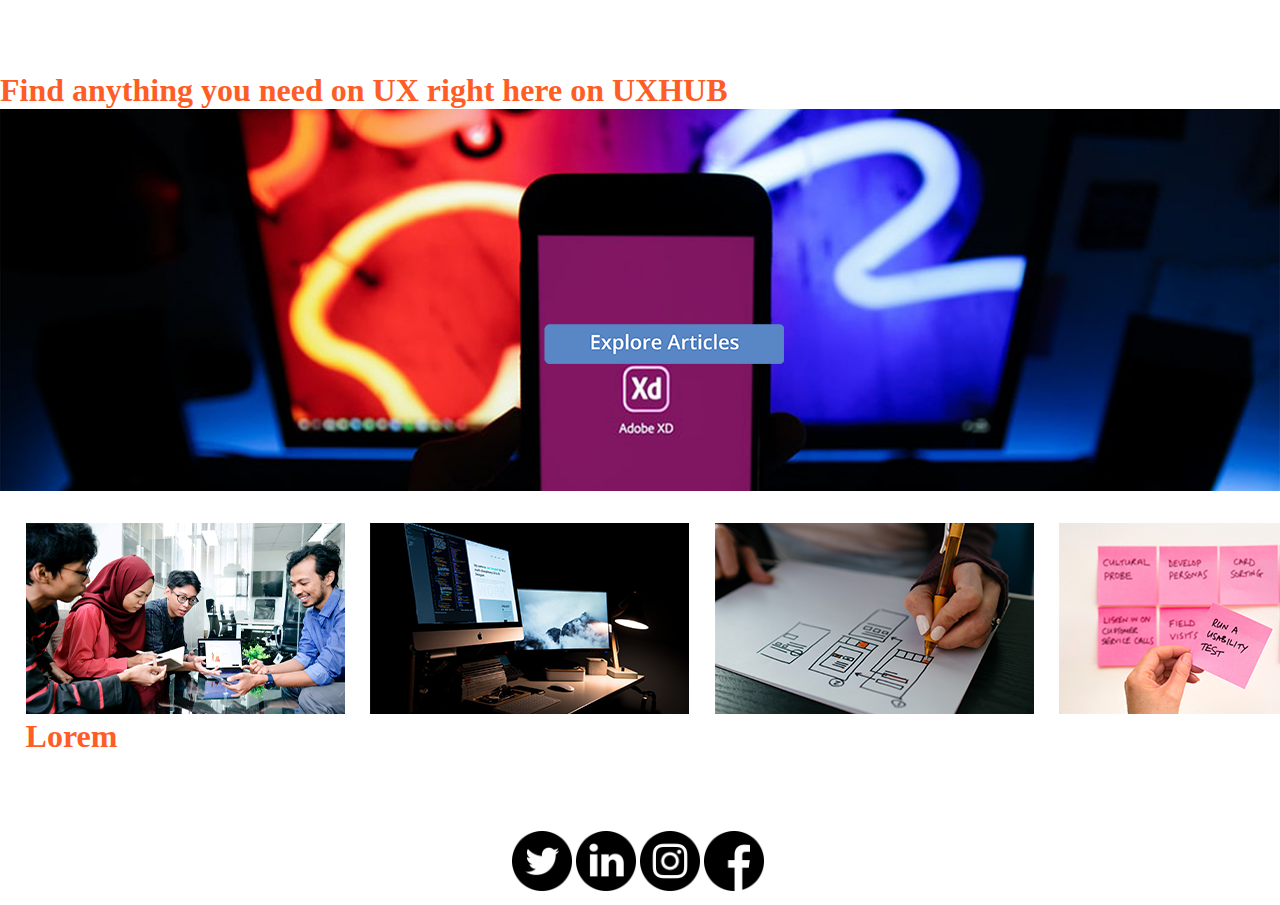
<file: index.html>
<!DOCTYPE html>
<html lang="en">
<head>
	<meta name="viewport" content="width=device-width, initial-scale=1.0">
		<!--Stylesheet-->
	<link rel="stylesheet" href="css/home.css">
	<link rel="stylesheet" href="css/nav.css">
		<!--Stylesheet-->
		
	<meta charset="UTF-8">
	<meta name="viewport" content="width=device-width, initial-scale=1.0">
	<title>Document</title>
</head>
<body>
	<div class="main-wrapper">
		<div class="hero-shot">
			<div id="hero-text">
				<h1>Find anything you need on UX right here on UXHUB</h1>
			</div>
			<div class="block 5">
				<img src="images/hero.jpg" alt="hero-shot">
			</div>
			<div class="CTA">
				<img src="images/button.png" alt="CTA-button">
			</div>
		</div>	
		<div id=article-section>
			<div class="block 1">
				<img src="images/home-img1.jpg" alt="home-image-1">
				<h1>Lorem</h1>
			</div>
			<div class="block 2">
				<img src="images/home-img2.jpg" alt="home-image-2">
			</div>
			<div class="block 3">
				<img src="images/home-img3.jpg" alt="home-image-3">
			</div>
			<div class="block 4">
				<img src="images/home-img4.jpg" alt="home-image-4">
			</div>
		</div>
	<div class="social-media-wrapper">
		<div class="social-media">
			<div class="block 6">
				<img src="images/twitter.png" alt="twitter" width="60px">
			</div>
			<div class="block 7">
				<img src="images/linkedin.png" alt="linkedin" width="60px">
			</div>
			<div class="block 8">
				<img src="images/instagram.png" alt="instagram" width="60px">
			</div>
			<div class="block 9">
				<img src="images/facebook.png" alt="facebook" width="60px">
			</div>
		</div>
	</div>
	</div>
</body>
</html>
</file>
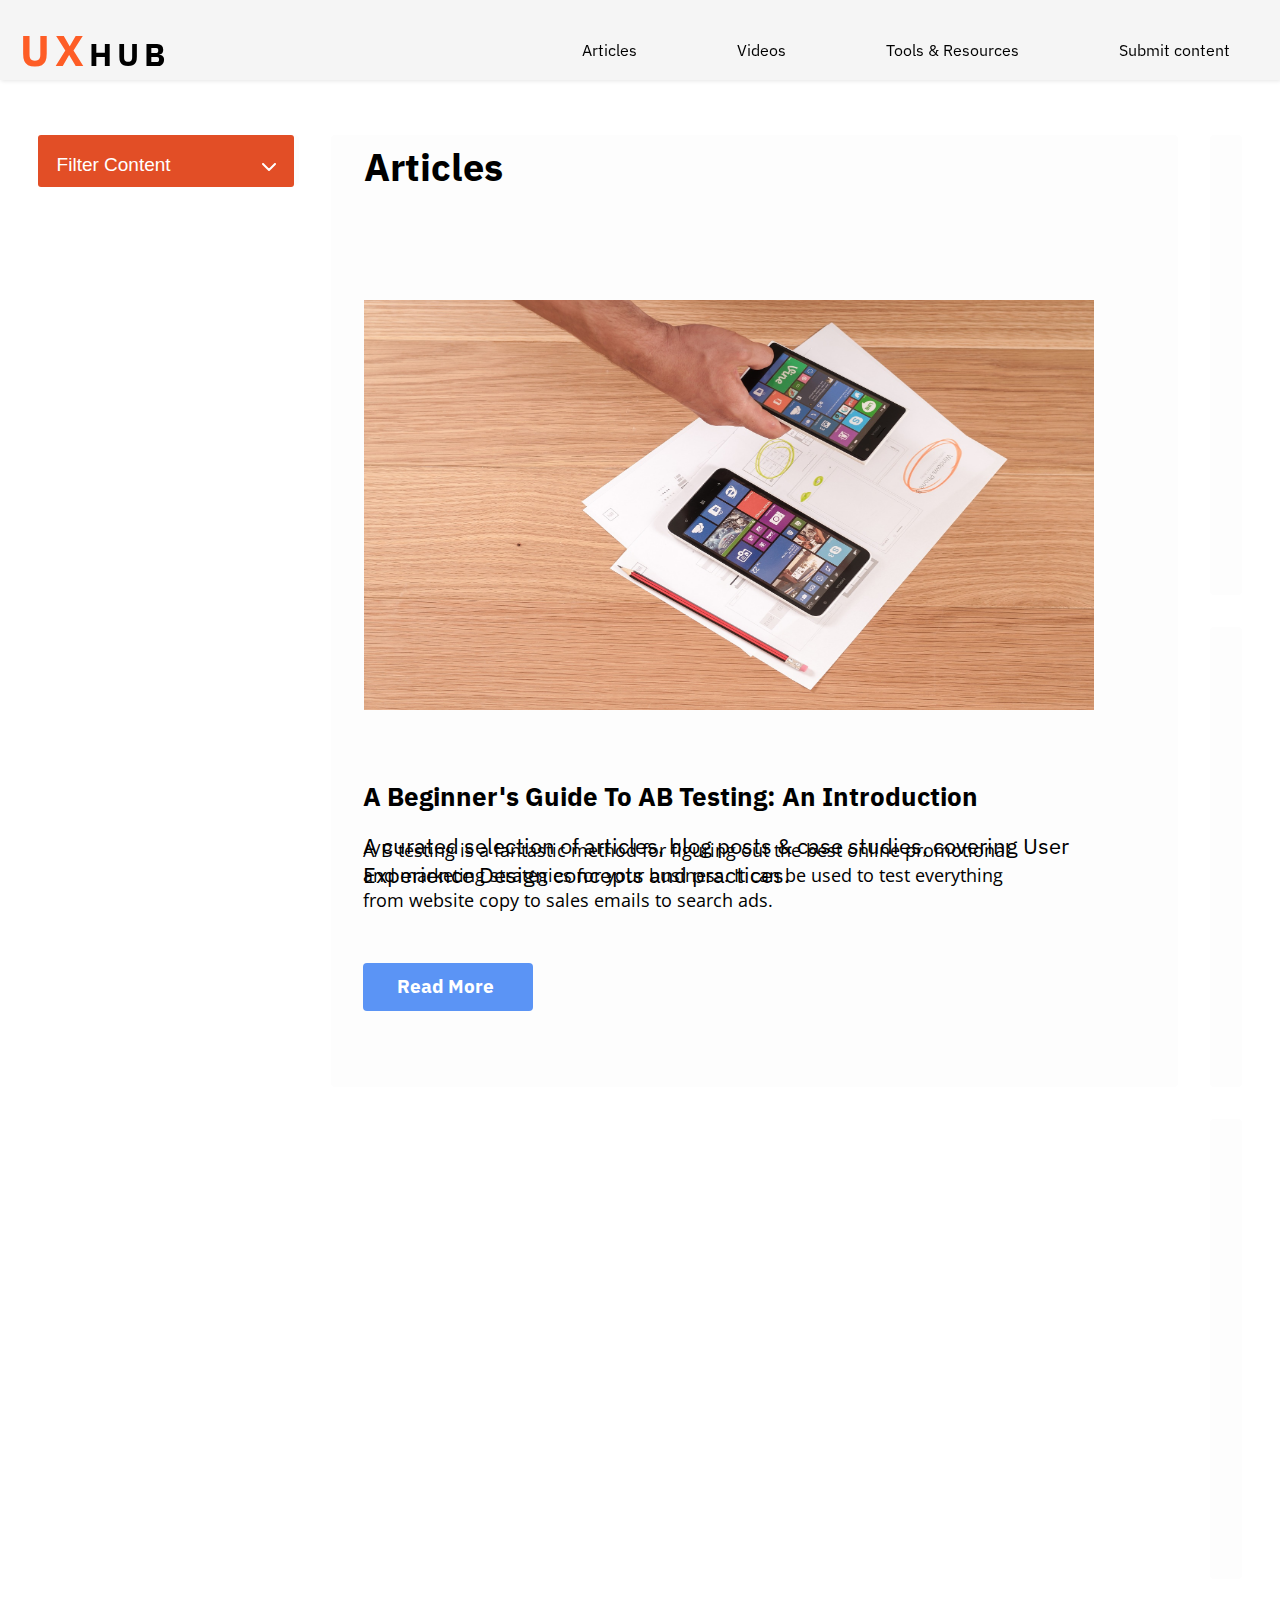
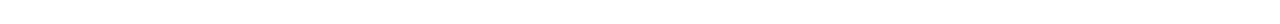
<file: ab-test.html>
<!DOCTYPE html>
<head>
	<meta name="viewport" content="width=device-width, initial-scale=1.0">
		<!--Stylesheet-->
	<link rel="stylesheet" href="css/articles.css">
	<link rel="stylesheet" href="css/nav.css">
	<link rel="stylesheet" href="css/filter.css">
	<!--JS-->
	<script src="js/javascript.js"></script>
		
	<meta charset="UTF-8">
	<meta name="viewport" content="width=device-width, initial-scale=1.0">
	
<!----------Font ------->

<link href="https://fonts.googleapis.com/css2?family=IBM+Plex+Sans&display=swap" rel="stylesheet">
<link href="https://fonts.googleapis.com/css2?family=Open+Sans&display=swap" rel="stylesheet">
		
<!------x----Font ----x--->

	<title>UX hub</title>
</head>
<body>

 <!----------NAV BAR ------->
 <nav>
 <!---------burger ------->
 <div class="burger">
	<div class="line1"></div>
	<div class="line2"></div>
	<div class="line3"></div>
	</div>

<!---------burger ------->

<!--------------NAV------->
		
<header class='header'>
	<div class="logo">
		<li><a href="index.html"><h1>UX</h1><h2>HUB</h2></a></li>
	</div>
	<div class="links">
<input class="menu-btn" type="checkbox" id="menu-btn" />
<label class="menu-icon" for="menu-btn"><span class="navicon"></span></label>
  <ul class="menu">
	<li><a href="articles.html">Articles</a></li>
	<li><a href="videos.html">Videos</a></li>
	<li><a href="tools.html">Tools & Resources</a></li>
	<li><a href="submit.html">Submit content</a></li>
  </ul>
</div>
</header>

</nav>

<!------X-------NAV----X-->

<!--------------------------Main article grid----------------------------------------->

	<section class="article-grid">
		<div class="card"> <h3>Filter Content</h3>
		</div>

		        <!--Start of filter system code-->
				<div class="dropdown">
					<!--Filter Content button-->
				   <button class="filterDropBtn" onclick="filterBtn()"><p>Filter Content</p>
					   <!--Dropdown arrow-->
					  <img class="arrow_img" src="images/drop_down_arrow.svg"  alt="dropdown arrow">
				  </button>
				  
		 <!--Main container holding tags-->
		 <div id="filter">
            <a href="ab-test.html"><button id="abTest" class="button" onclick="filterSelection(this.id)">A/B Testing</button></a>
            <a href="noresult.html"> <button id="wireframing" class="button button2" onclick="filterSelection(this.id)">Wireframe</button></a>
            <a href="noresult.html"><button id="userFlow" class="button button3" onclick="filterSelection(this.id)">User Flow</button></a>
            <a href="noresult.html"><button id="prototyping" class="button button4" onclick="filterSelection(this.id)">Prototyping</button></a>
            <a href="noresult.html"><button id="journeyMap" class="button button5" onclick="filterSelection(this.id)">Journey Map</button></a>
            <a href="noresult.html"><button id="userTesting" class="button button6" onclick="filterSelection(this.id)">User Testing</button></a>
            <a href="noresult.html"><button id="userResearch" class="button button7" onclick="filterSelection(this.id)">User Research</button></a>
            <a href="noresult.html"><button id="pattern" class="button button8" onclick="filterSelection(this.id)">Browsing Pattern</button></a>
            <a href="noresult.html"><button id="usability" class="button button9" onclick="filterSelection(this.id)">Usability Test</button></a>
            <a href="noresult.html"><button id="collab" class="button button10" onclick="filterSelection(this.id)">Collaboration</button></a>
        </div>
    </div>


		<div class="card card-tall card-wide"> <p id="p6"><strong>Articles</strong></p>
			<a href="https://neilpatel.com/blog/ab-testing-introduction/" target="_blank">
				<img src="images/article-main.jpg" width="730px" height="410px"> 
			</a>
			<p id="p1"> A curated selection of articles, blog posts & case studies, covering User Experience Design concepts and practices.</p>
			<a href="https://neilpatel.com/blog/ab-testing-introduction/" target="_blank">
			<p id="p4"> <strong>A Beginner's Guide To AB Testing: An Introduction </strong></a>
			<p id="p5"> A/B testing is a fantastic method for figuring out the best online promotional and marketing strategies for your business. It can be used to test everything from website copy to sales emails to search ads.</p>	
				<div class="button-1">
					<a href="https://neilpatel.com/blog/ab-testing-introduction/" target="_blank"> <h3>Read More</h3> </a>
				</div>	
		</div>


		<div class="card card-wide-2 card-tall-2"></div>
		<div class="card card-wide-2 card-tall-2"></div>		
		<div class="card card-wide-3 card-tall-2"></div>
	</section>

<!----------X---------------Main article grid------------------X---------------------->
</file>
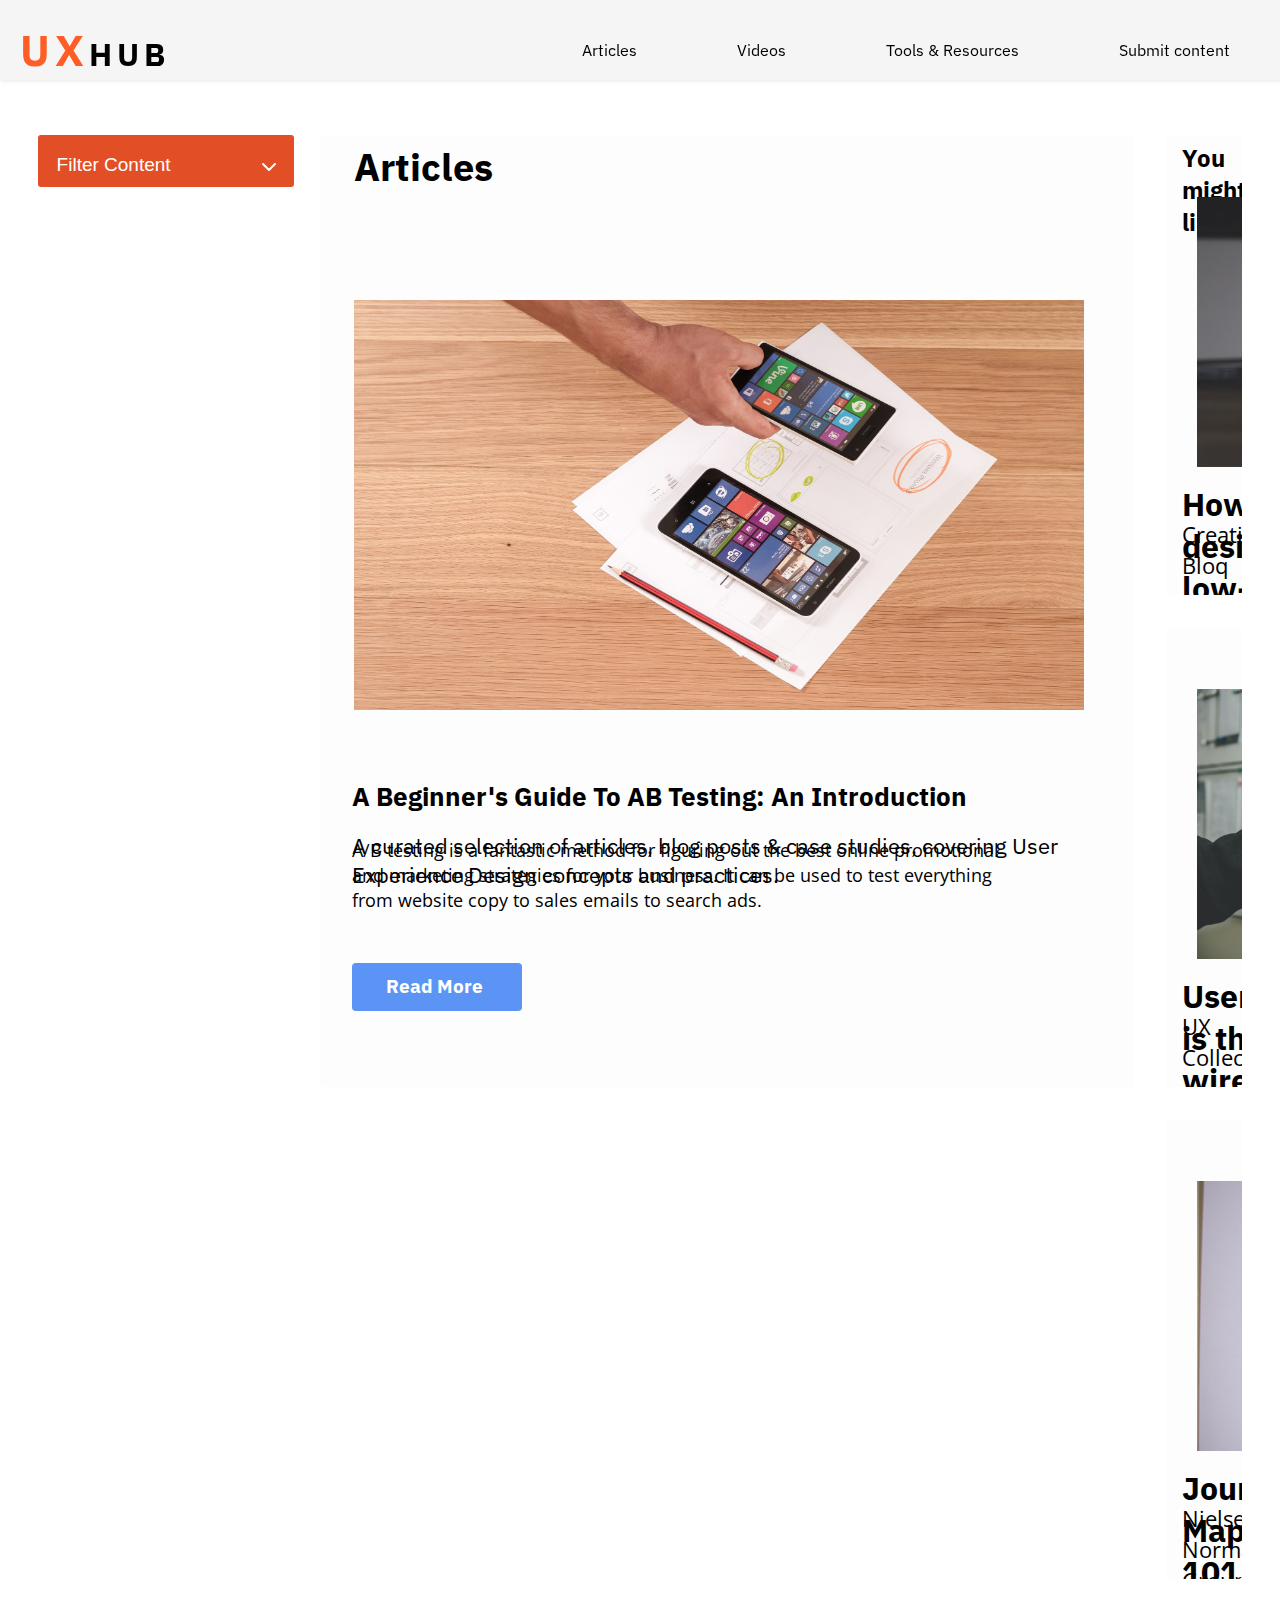
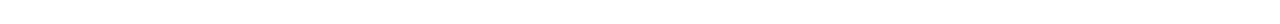
<file: articles.html>
<!DOCTYPE html>
<head>
	<meta name="viewport" content="width=device-width, initial-scale=1.0">
		<!--Stylesheet-->
	<link rel="stylesheet" href="css/articles.css">
	<link rel="stylesheet" href="css/nav.css">
	<link rel="stylesheet" href="css/filter.css">
	<!--JS-->
	<script src="js/javascript.js"></script>
		
	<meta charset="UTF-8">
	<meta name="viewport" content="width=device-width, initial-scale=1.0">
	
<!----------Font ------->

<link href="https://fonts.googleapis.com/css2?family=IBM+Plex+Sans&display=swap" rel="stylesheet">
<link href="https://fonts.googleapis.com/css2?family=Open+Sans&display=swap" rel="stylesheet">
		
<!------x----Font ----x--->

	<title>UX hub</title>
</head>
<body>

 <!----------NAV BAR ------->
 <nav>
 <!---------burger ------->
 <div class="burger">
	<div class="line1"></div>
	<div class="line2"></div>
	<div class="line3"></div>
	</div>

<!---------burger ------->

<!--------------NAV------->
		
<header class='header'>
	<div class="logo">
		<li><a href="index.html"><h1>UX</h1><h2>HUB</h2></a></li>
	</div>
	<div class="links">
<input class="menu-btn" type="checkbox" id="menu-btn" />
<label class="menu-icon" for="menu-btn"><span class="navicon"></span></label>
  <ul class="menu">
	<li><a href="articles.html">Articles</a></li>
	<li><a href="videos.html">Videos</a></li>
	<li><a href="tools.html">Tools & Resources</a></li>
	<li><a href="submit.html">Submit content</a></li>
  </ul>
</div>
</header>

</nav>

<!------X-------NAV----X-->

<!--------------------------Main article grid----------------------------------------->

	<section class="article-grid">
		<div class="card"> <h3>Filter Content</h3>
		</div>

		        <!--Start of filter system code-->
				<div class="dropdown">
					<!--Filter Content button-->
				   <button class="filterDropBtn" onclick="filterBtn()"><p>Filter Content</p>
					   <!--Dropdown arrow-->
					  <img class="arrow_img" src="images/drop_down_arrow.svg"  alt="dropdown arrow">
				  </button>
				  
		  <!--Main container holding tags-->
			  <div id="filter">
				  <button id="abTest" class="button" onclick="filterSelection(this.id)">A/B Testing</button>
				  <button id="wireframing" class="button button2" onclick="filterSelection(this.id)">Wireframing</button>
				  <button id="userFlow" class="button button3" onclick="filterSelection(this.id)">User Flow</button>
				  <button id="prototyping" class="button button4" onclick="filterSelection(this.id)">Prototyping</button>
				  <button id="journeyMap" class="button button5" onclick="filterSelection(this.id)">Journey Map</button>
				  <button id="userTesting" class="button button6" onclick="filterSelection(this.id)">User Testing</button>
				  <button id="interaction" class="button button7" onclick="filterSelection(this.id)">Interaction Design</button>
				  <button id="ux" class="button button8" onclick="filterSelection(this.id)">InteractionD Design</button>
			  </div>
		  </div>


		<div class="card card-tall card-wide abTest abTest2"> <p id="p6"><strong>Articles</strong></p>
			<a href="https://neilpatel.com/blog/ab-testing-introduction/" target="_blank">
				<img src="images/article-main.jpg" width="730px" height="410px"> 
			</a>
			<p id="p1"> A curated selection of articles, blog posts & case studies, covering User Experience Design concepts and practices.</p>
			<a href="https://neilpatel.com/blog/ab-testing-introduction/" target="_blank">
			<p id="p4"> <strong>A Beginner's Guide To AB Testing: An Introduction </strong></a>
			<p id="p5"> A/B testing is a fantastic method for figuring out the best online promotional and marketing strategies for your business. It can be used to test everything from website copy to sales emails to search ads.</p>	
				<div class="button-1">
					<a href="https://neilpatel.com/blog/ab-testing-introduction/" target="_blank"> <h3>Read More</h3> </a>
				</div>	
		</div>


		<div class="card card-wide-2 card-tall-2"> <p id="YML"><strong>You might like:</strong></p>
				<div class="article-images">
					<a href="https://www.creativebloq.com/wireframes/how-design-low-fi-wireframe-91516934" target="_blank">
						<img src="images/article-1.jpg" width="470px" height="270px"> </a>
				</div>
			<a href="https://www.creativebloq.com/wireframes/how-design-low-fi-wireframe-91516934" target="_blank">
			<p class="p2"> <strong> How to design a low-fi wireframe </strong></p> </a>
			<p class="website-name">Creative Bloq</p> 			
		</div>
		<div class="card card-wide-2 card-tall-2"> 
			<a href="https://uxdesign.cc/when-to-use-user-flows-guide-8b26ca9aa36a" target="_blank">
				<div class="article-images">
					<img src="images/article-2.jpg" width="470px" height="270px"> 
				</div>	
			</a>
			<a href="https://uxdesign.cc/when-to-use-user-flows-guide-8b26ca9aa36a" target="_blank">	
			<p class="p2"> <strong> User flow is the new wireframe </strong> </p> </a>
			<p class="website-name"> UX Collective</p> 			
		</div>		
		<div class="card card-wide-3 card-tall-2"> 
			<a href="https://www.nngroup.com/articles/journey-mapping-101/" target="_blank">
				<div class="article-images">
					<img src="images/article-3.jpg" width="470px" height="270px"> 
				</div>	
			</a>
			<a href="https://www.nngroup.com/articles/journey-mapping-101/" target="_blank">	
			<p class="p2"> <strong> Journey Mapping 101 </strong> </p> </a>
			<p class="website-name"> Nielsen Norman Group</p>	
		</div>
	</section>

<!----------X---------------Main article grid------------------X---------------------->
</file>
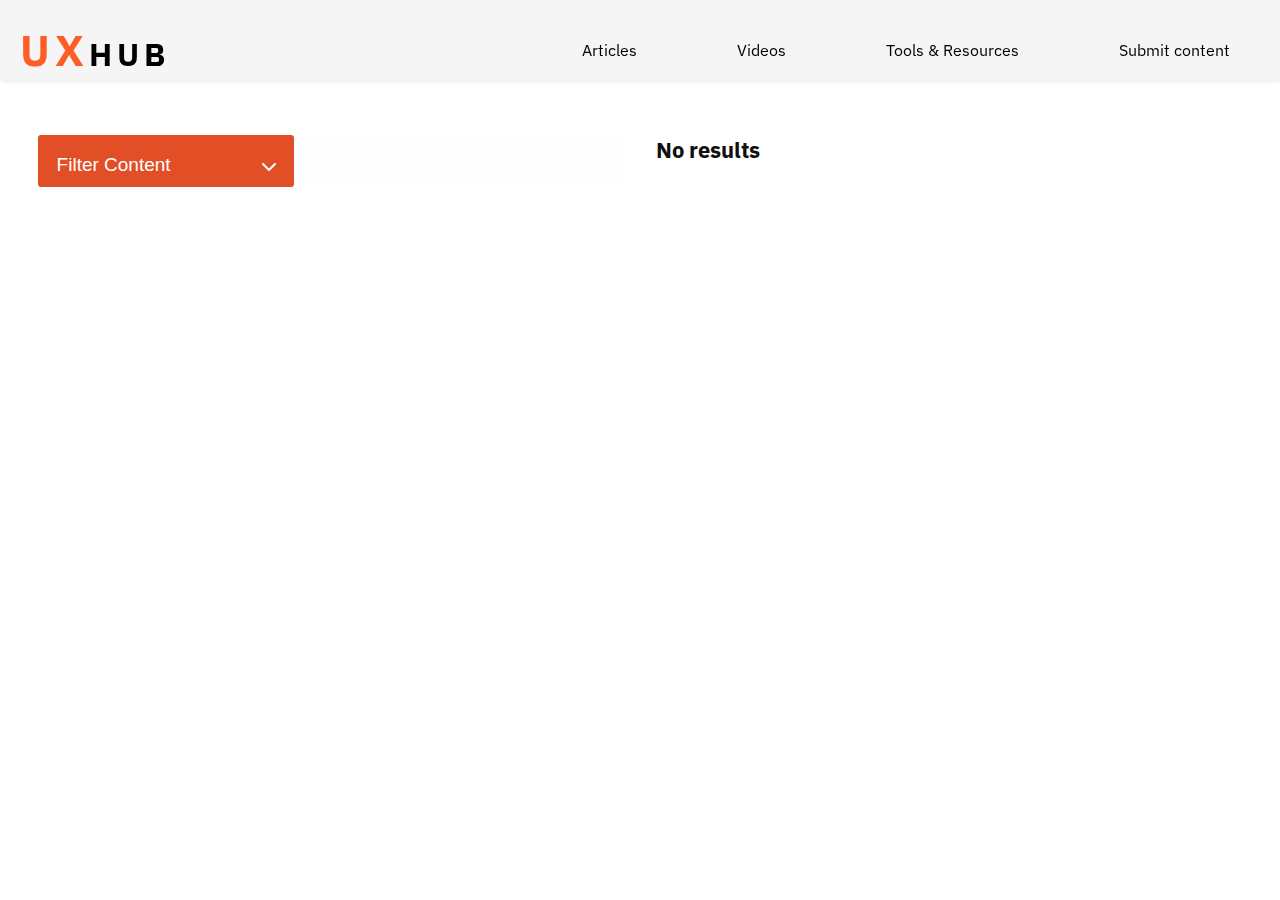
<file: noresult.html>
<!--No result page for when user clicks tags other than ab testing-->
<!DOCTYPE html>
<head>
	<meta name="viewport" content="width=device-width, initial-scale=1.0">
		<!--Stylesheet-->
	<link rel="stylesheet" href="css/articles.css">
	<link rel="stylesheet" href="css/nav.css">
	<link rel="stylesheet" href="css/filter.css">
	<!--JS-->
	<script src="js/javascript.js"></script>
		
	<meta charset="UTF-8">
	<meta name="viewport" content="width=device-width, initial-scale=1.0">
	
<!----------Font ------->

<link href="https://fonts.googleapis.com/css2?family=IBM+Plex+Sans&display=swap" rel="stylesheet">
<link href="https://fonts.googleapis.com/css2?family=Open+Sans&display=swap" rel="stylesheet">
		
<!------x----Font ----x--->

	<title>UX hub</title>
</head>
<body>

 <!----------NAV BAR ------->
 <nav>
 <!---------burger ------->
 <div class="burger">
	<div class="line1"></div>
	<div class="line2"></div>
	<div class="line3"></div>
	</div>

<!---------burger ------->

<!--------------NAV------->
		
<header class='header'>
	<div class="logo">
		<li><a href="index.html"><h1>UX</h1><h2>HUB</h2></a></li>
	</div>
	<div class="links">
<input class="menu-btn" type="checkbox" id="menu-btn" />
<label class="menu-icon" for="menu-btn"><span class="navicon"></span></label>
  <ul class="menu">
	<li><a href="articles.html">Articles</a></li>
	<li><a href="videos.html">Videos</a></li>
	<li><a href="tools.html">Tools & Resources</a></li>
	<li><a href="submit.html">Submit content</a></li>
  </ul>
</div>
</header>

</nav>

<!------X-------NAV----X-->

<!--------------------------Main article grid----------------------------------------->

	<section class="article-grid">
		<div class="card"> <h3>Filter Content</h3>
		</div>

		        <!--Start of filter system code-->
				<div class="dropdown">
					<!--Filter Content button-->
				   <button class="filterDropBtn" onclick="filterBtn()"><p>Filter Content</p>
					   <!--Dropdown arrow-->
					  <img class="arrow_img" src="images/drop_down_arrow.svg"  alt="dropdown arrow">
				  </button>
				  
		 <!--Main container holding tags-->
		 <div id="filter">
            <a href="ab-test.html"><button id="abTest" class="button" onclick="filterSelection(this.id)">A/B Testing</button></a>
            <a href="noresult.html"> <button id="wireframing" class="button button2" onclick="filterSelection(this.id)">Wireframe</button></a>
            <a href="noresult.html"><button id="userFlow" class="button button3" onclick="filterSelection(this.id)">User Flow</button></a>
            <a href="noresult.html"><button id="prototyping" class="button button4" onclick="filterSelection(this.id)">Prototyping</button></a>
            <a href="noresult.html"><button id="journeyMap" class="button button5" onclick="filterSelection(this.id)">Journey Map</button></a>
            <a href="noresult.html"><button id="userTesting" class="button button6" onclick="filterSelection(this.id)">User Testing</button></a>
            <a href="noresult.html"><button id="userResearch" class="button button7" onclick="filterSelection(this.id)">User Research</button></a>
            <a href="noresult.html"><button id="pattern" class="button button8" onclick="filterSelection(this.id)">Browsing Pattern</button></a>
            <a href="noresult.html"><button id="usability" class="button button9" onclick="filterSelection(this.id)">Usability Test</button></a>
            <a href="noresult.html"><button id="collab" class="button button10" onclick="filterSelection(this.id)">Collaboration</button></a>
        </div>
    </div>
    
    <div class="none">
        <h1>No results</h1>
    </div>


	</section>
	

<!----------X---------------Main article grid------------------X---------------------->
</file>
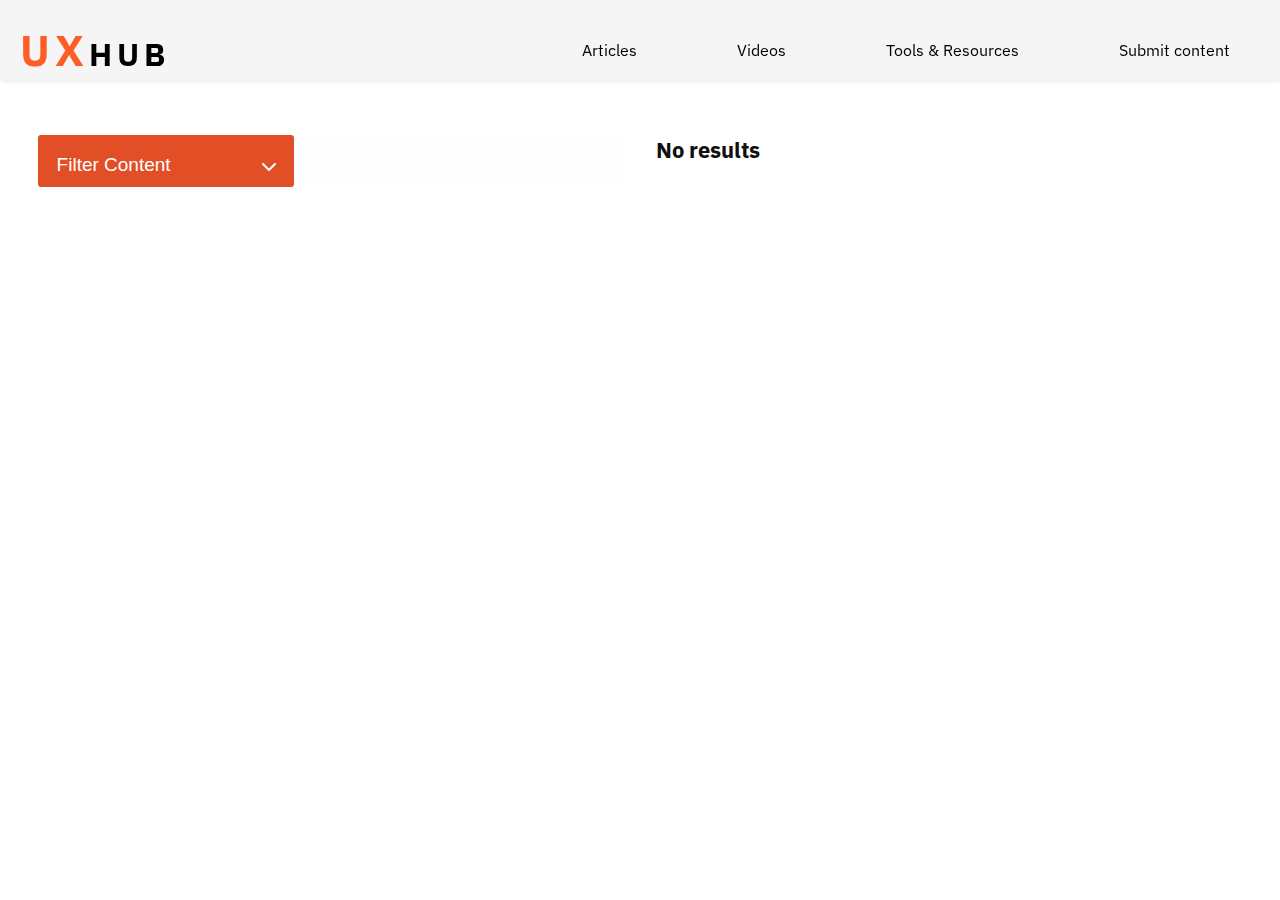
<file: noresult2.html>
<!--No result page for when user clicks other tags other than user research-->
<!DOCTYPE html>
<head>
	<meta name="viewport" content="width=device-width, initial-scale=1.0">
		<!--Stylesheet-->
	<link rel="stylesheet" href="css/articles.css">
	<link rel="stylesheet" href="css/nav.css">
	<link rel="stylesheet" href="css/filter.css">
	<!--JS-->
	<script src="js/javascript.js"></script>
		
	<meta charset="UTF-8">
	<meta name="viewport" content="width=device-width, initial-scale=1.0">
	
<!----------Font ------->

<link href="https://fonts.googleapis.com/css2?family=IBM+Plex+Sans&display=swap" rel="stylesheet">
<link href="https://fonts.googleapis.com/css2?family=Open+Sans&display=swap" rel="stylesheet">
		
<!------x----Font ----x--->

	<title>UX hub</title>
</head>
<body>

 <!----------NAV BAR ------->
 <nav>
 <!---------burger ------->
 <div class="burger">
	<div class="line1"></div>
	<div class="line2"></div>
	<div class="line3"></div>
	</div>

<!---------burger ------->

<!--------------NAV------->
		
<header class='header'>
	<div class="logo">
		<li><a href="index.html"><h1>UX</h1><h2>HUB</h2></a></li>
	</div>
	<div class="links">
<input class="menu-btn" type="checkbox" id="menu-btn" />
<label class="menu-icon" for="menu-btn"><span class="navicon"></span></label>
  <ul class="menu">
	<li><a href="articles.html">Articles</a></li>
	<li><a href="videos.html">Videos</a></li>
	<li><a href="tools.html">Tools & Resources</a></li>
	<li><a href="submit.html">Submit content</a></li>
  </ul>
</div>
</header>

</nav>

<!------X-------NAV----X-->

<!--------------------------Main article grid----------------------------------------->

	<section class="article-grid">
		<div class="card"> <h3>Filter Content</h3>
		</div>

		        <!--Start of filter system code-->
				<div class="dropdown">
					<!--Filter Content button-->
				   <button class="filterDropBtn" onclick="filterBtn()"><p>Filter Content</p>
					   <!--Dropdown arrow-->
					  <img class="arrow_img" src="images/drop_down_arrow.svg"  alt="dropdown arrow">
				  </button>
				  
		 <!--Main container holding tags-->
		 <div id="filter">
            <a href="noresult2.html"><button id="abTest" class="button" onclick="filterSelection(this.id)">A/B Testing</button></a>
            <a href="noresult2.html"> <button id="wireframing" class="button button2" onclick="filterSelection(this.id)">Wireframe</button></a>
            <a href="noresult2.html"><button id="userFlow" class="button button3" onclick="filterSelection(this.id)">User Flow</button></a>
            <a href="noresult2.html"><button id="prototyping" class="button button4" onclick="filterSelection(this.id)">Prototyping</button></a>
            <a href="noresult2.html"><button id="journeyMap" class="button button5" onclick="filterSelection(this.id)">Journey Map</button></a>
            <a href="noresult2.html"><button id="userTesting" class="button button6" onclick="filterSelection(this.id)">User Testing</button></a>
            <a href="research.html"><button id="userResearch" class="button button7" onclick="filterSelection(this.id)">User Research</button></a>
            <a href="noresult2.html"><button id="pattern" class="button button8" onclick="filterSelection(this.id)">Browsing Pattern</button></a>
            <a href="noresult2.html"><button id="usability" class="button button9" onclick="filterSelection(this.id)">Usability Test</button></a>
            <a href="noresult2.html"><button id="collab" class="button button10" onclick="filterSelection(this.id)">Collaboration</button></a>
        </div>
    </div>
    
    <div class="none">
        <h1>No results</h1>
    </div>


	</section>

<!----------X---------------Main article grid------------------X---------------------->
</file>
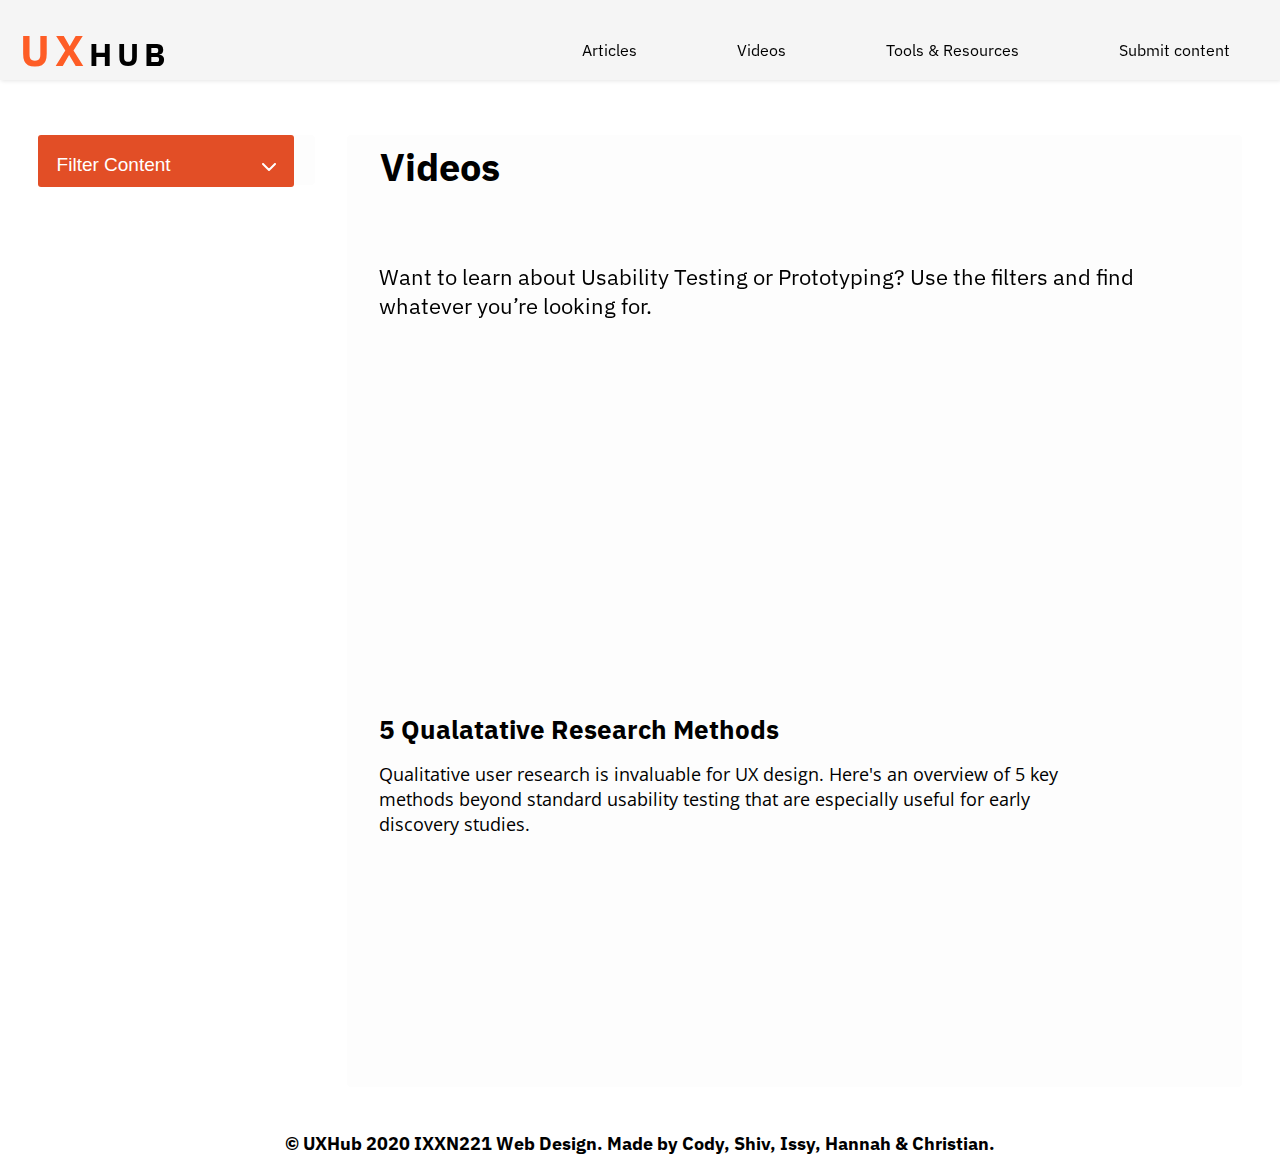
<file: research.html>
<!DOCTYPE html>
<head>
	<meta name="viewport" content="width=device-width, initial-scale=1.0">
		<!--Stylesheet-->
	<link rel="stylesheet" href="css/videos.css">
	<link rel="stylesheet" href="css/nav.css">
	<link rel="stylesheet" href="css/filter.css">
	<!--JS-->
	<script src="js/javascript.js"></script>
		
	<meta charset="UTF-8">
	<meta name="viewport" content="width=device-width, initial-scale=1.0">
	
<!----------Font ------->

<link href="https://fonts.googleapis.com/css2?family=IBM+Plex+Sans&display=swap" rel="stylesheet">
<link href="https://fonts.googleapis.com/css2?family=Open+Sans&display=swap" rel="stylesheet">
		
<!------x----Font ----x--->

	<title>UX hub</title>
</head>
<body>

 <!----------NAV BAR ------->
 <nav>
 <!---------burger ------->
 <div class="burger">
	<div class="line1"></div>
	<div class="line2"></div>
	<div class="line3"></div>
	</div>

<!---------burger ------->

<!--------------NAV------->
		
<header class='header'>
	<div class="logo">
		<li><a href="index.html"><h1>UX</h1><h2>HUB</h2></a></li>
	</div>
	<div class="links">
<input class="menu-btn" type="checkbox" id="menu-btn" />
<label class="menu-icon" for="menu-btn"><span class="navicon"></span></label>
  <ul class="menu">
	<li><a href="articles.html">Articles</a></li>
	<li><a href="videos.html">Videos</a></li>
	<li><a href="tools.html">Tools & Resources</a></li>
	<li><a href="submit.html">Submit content</a></li>
  </ul>
</div>
</header>

</nav>

<!-----X-----NAV BAR ---X---->	

									<!---------Qulatative Research------->

	<section class="article-grid">
		<div class="card"> <h3>Filter Content</h3></div>

				        <!--Start of filter system code-->
						<div class="dropdown">
							<!--Filter Content button-->
						   <button class="filterDropBtn" onclick="filterBtn()"><p>Filter Content</p>
							   <!--Dropdown arrow-->
							  <img class="arrow_img" src="images/drop_down_arrow.svg"  alt="dropdown arrow">
						  </button>
						  
				<!--Main container holding tags-->
				<div id="filter">
					<a href="noresult2.html"><button id="abTest" class="button" onclick="filterSelection(this.id)">A/B Testing</button></a>
					<a href="noresult2.html"> <button id="wireframing" class="button button2" onclick="filterSelection(this.id)">Wireframe</button></a>
					<a href="noresult2.html"><button id="userFlow" class="button button3" onclick="filterSelection(this.id)">User Flow</button></a>
					<a href="noresult2.html"><button id="prototyping" class="button button4" onclick="filterSelection(this.id)">Prototyping</button></a>
					<a href="noresult2.html"><button id="journeyMap" class="button button5" onclick="filterSelection(this.id)">Journey Map</button></a>
					<a href="noresult2.html"><button id="userTesting" class="button button6" onclick="filterSelection(this.id)">User Testing</button></a>
					<a href="research.html"><button id="userResearch" class="button button7" onclick="filterSelection(this.id)">User Research</button></a>
					<a href="noresult2.html"><button id="pattern" class="button button8" onclick="filterSelection(this.id)">Browsing Pattern</button></a>
					<a href="noresult2.html"><button id="usability" class="button button9" onclick="filterSelection(this.id)">Usability Test</button></a>
					<a href="noresult2.html"><button id="collab" class="button button10" onclick="filterSelection(this.id)">Collaboration</button></a>
				</div>
			</div>
		

		<div class="card card-tall card-wide"> <p id="p6"><strong>Videos</strong></p>
			<iframe width="780" height="420" src="https://www.youtube.com/embed/dyHMTaQJmYo" frameborder="0" allow="accelerometer; autoplay; clipboard-write; encrypted-media; gyroscope; picture-in-picture" allowfullscreen></iframe>
			<p id="p1">Want to learn about Usability Testing or Prototyping? Use the filters and find whatever you’re looking for.</p>
			<a href="https://www.youtube.com/watch?v=dyHMTaQJmYo&feature=emb_title" target="_blank">
			<p id="p4"> <strong>5 Qualatative Research Methods</strong></a>
			<p id="p5">Qualitative user research is invaluable for UX design. Here's an overview of 5 key methods beyond standard usability testing that are especially useful for early discovery studies.</p>	
		</div>

									<!---X-----Qulatative Research---X--->

									<!---------Usability Testing------->

	
	</section>

									<!---X-----Learnability v Effecicncy---X--->

									<footer><h2>© UXHub 2020 IXXN221 Web Design. Made by Cody, Shiv, Issy, Hannah & Christian.</h2></footer>
</file>
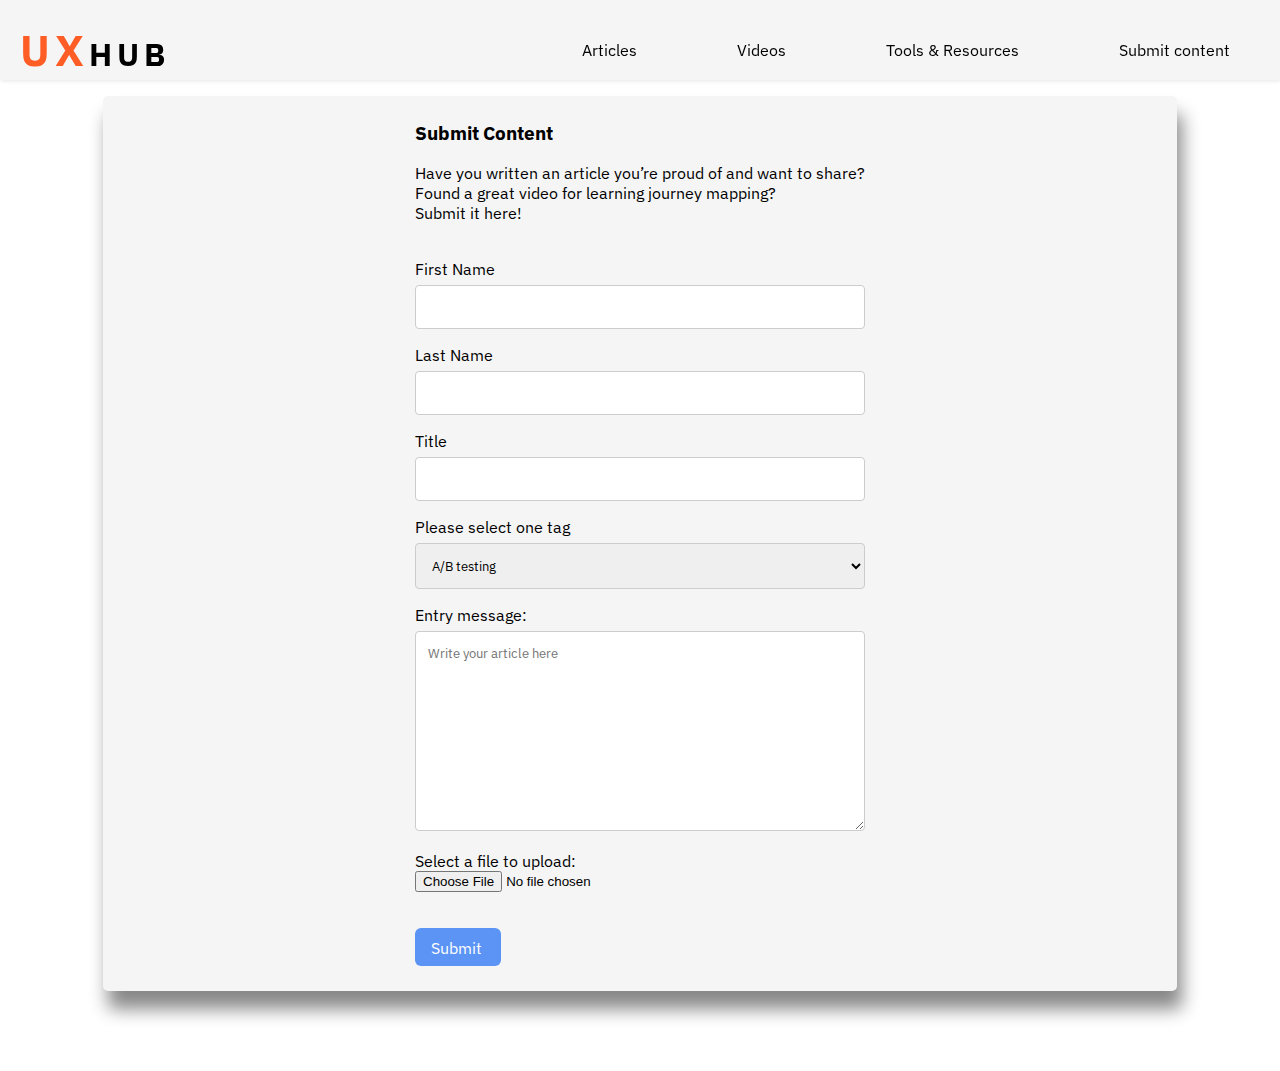
<file: submit.html>
<!DOCTYPE html>
<head>
	<meta name="viewport" content="width=device-width, initial-scale=1.0">
		<!--Stylesheet-->
	<link rel="stylesheet" href="css/submit.css">
	<link rel="stylesheet" href="css/nav.css">
		<!--Stylesheet-->
		
	<meta charset="UTF-8">
	<meta name="viewport" content="width=device-width, initial-scale=1.0">
	
<!----------Font ------->

<link href="https://fonts.googleapis.com/css2?family=IBM+Plex+Sans&display=swap" rel="stylesheet">
		
<!------x----Font ----x--->

	<title>UX hub</title>
</head>
<body>

 <!----------NAV BAR ------->
 <nav>
 <!---------burger ------->
 <div class="burger">
	<div class="line1"></div>
	<div class="line2"></div>
	<div class="line3"></div>
	</div>

<!---------burger ------->

<!--------------NAV------->
		
<header class='header'>
	<div class="logo">
		<li><a href="index.html"><h1>UX</h1><h2>HUB</h2></a></li>
	</div>
	<div class="links">
<input class="menu-btn" type="checkbox" id="menu-btn" />
<label class="menu-icon" for="menu-btn"><span class="navicon"></span></label>
  <ul class="menu">
	<li><a href="articles.html">Articles</a></li>
	<li><a href="videos.html">Videos</a></li>
	<li><a href="tools.html">Tools & Resources</a></li>
	<li><a href="submit.html">Submit content</a></li>
  </ul>
</div>
</header>

</nav>



<!-----X-----NAV BAR ---X---->	


<div class="cards">
	<div class="card-2"></div>
<div class="parent">
	
	<div class="cardbig">
		<div class="container">
			
			<form action="" id="myform" onsubmit = "return validate();">
				<h3>Submit Content</h3> <br> <p>Have you written an article you’re proud of and want to share? <br>
					Found a great video for learning journey mapping? <br>Submit it here!</p> <br><br>
		  
			  <label for="fname"><p>First Name</p></label>
			  <input type="text" id="fname" name="firstname" placeholder="">
		  
			  <label for="lname"><p>Last Name</p></label>
			  <input type="text" id="lname" name="lastname" placeholder="">

			  <label for="title"><p>Title</p></label>
			  <input type="text" id="title" name="title" placeholder="">
		  
			  <label for="Tags"><p>Please select one tag</p></label>
			 
			  <select id="Tags" name="tags">
				<option value="">A/B testing</option>
				<option value="">Agile</option>
				<option value="">Blockframe</option>
				<option value="">Browsing pattern</option>
				<option value="">Customer Journey</option>
				<option value="">Eye tracking</option>
				<option value="">Information architecture</option>
				<option value="">Iterative design</option>
				<option value="">Micro-copy</option>
				<option value="">Onboarding</option>
				<option value="">Persona</option>
				<option value="">Prototyping</option>
				<option value="">Style systems</option>
				<option value="">User flow</option>
				<option value="">User testing</option>
			  </select>
		  
			  <label for="subject"><p>Entry message:</p></label>
			  <textarea id="subject" name="subject" placeholder="Write your article here" style="height:200px"></textarea>
			  <form action="upload.php" method="post" enctype="multipart/form-data">
				<p>Select a file to upload:</p>
				<input type="file" name="fileToUpload" id="fileToUpload">
			<br>
			 <br> 
			 <br>
 
			  <a href="submit-done.html" class="btn">Submit</a><value="Submit"></value>
			</form>
		</form>
		  </div>	
		  <div class="card-2"></div>
	</div>
</div>
	


  </div>

</body>

</html>
</file>
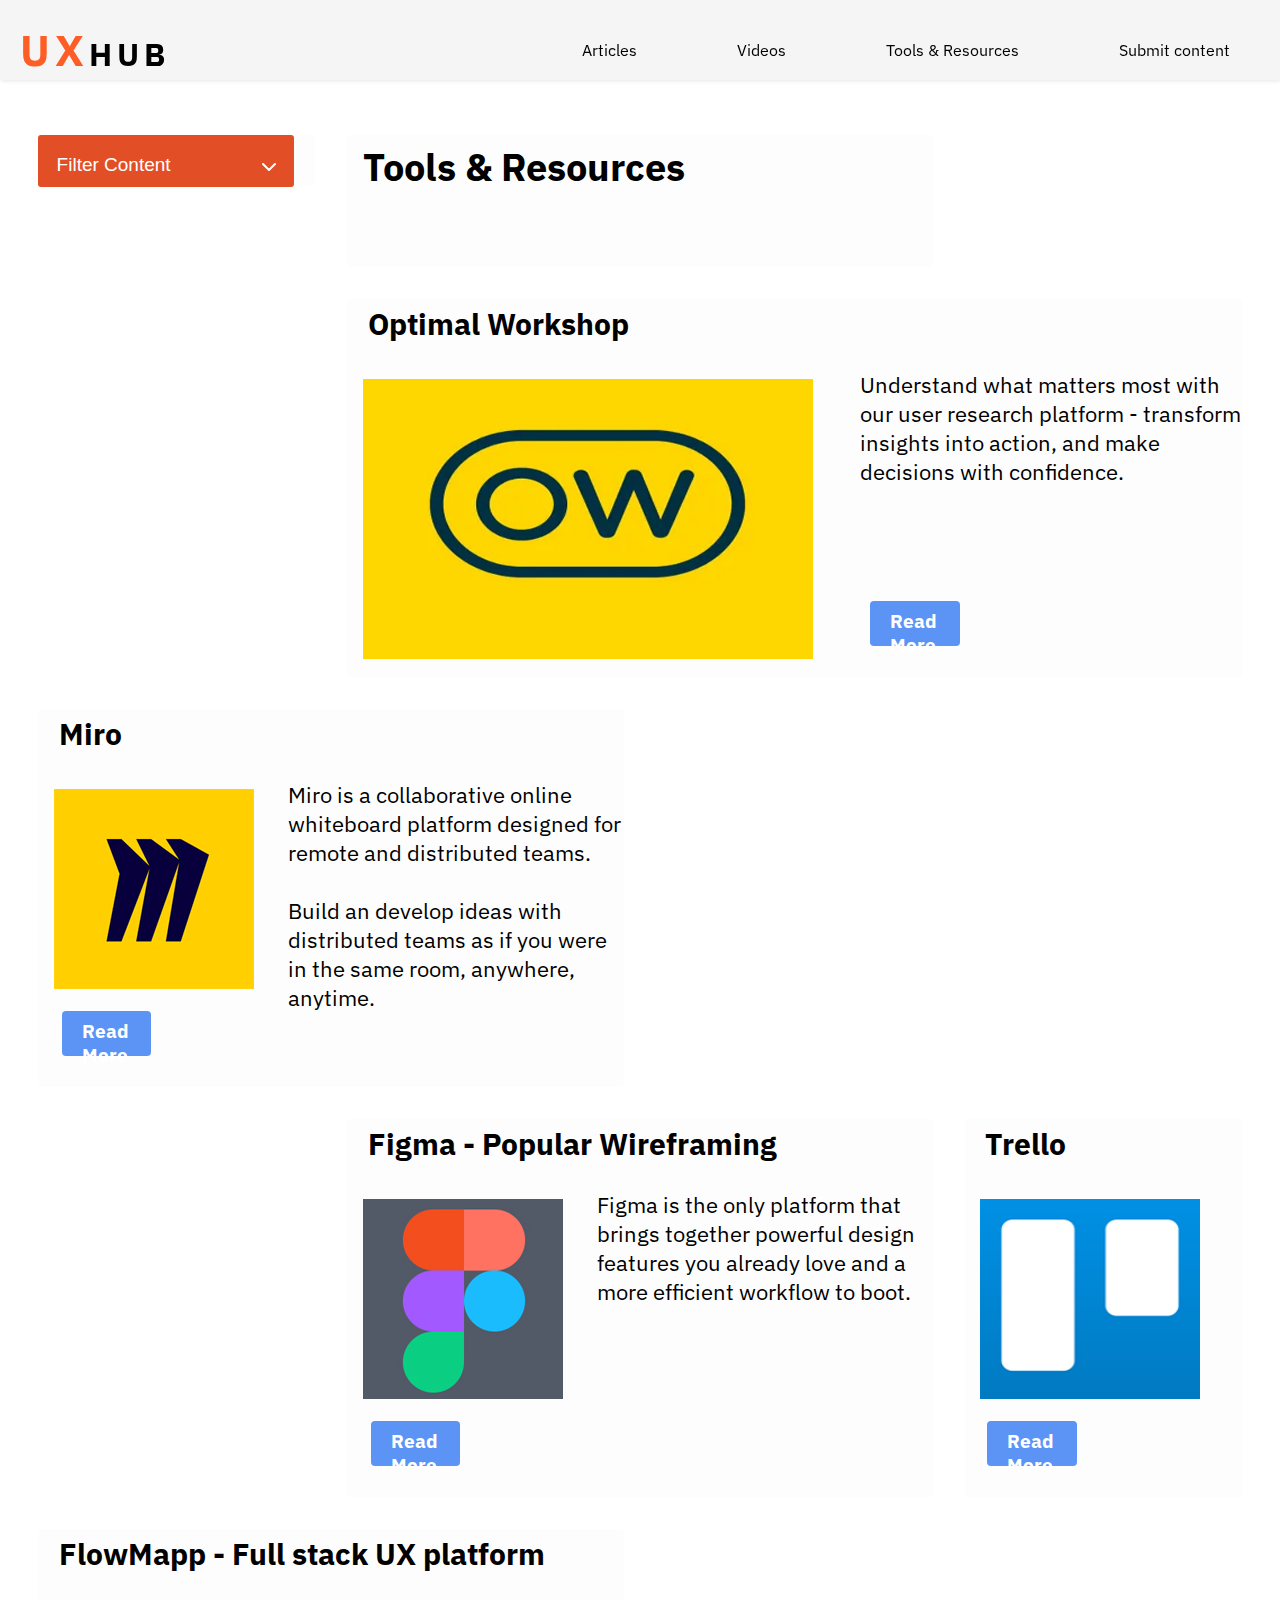
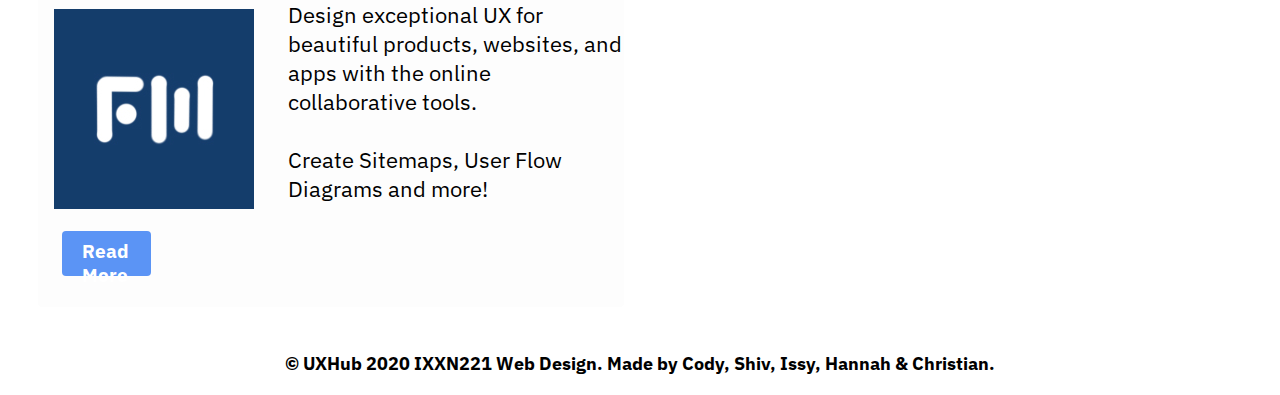
<file: tools.html>
<!DOCTYPE html>
<head>
	<meta name="viewport" content="width=device-width, initial-scale=1.0">
		<!--Stylesheet-->
	<link rel="stylesheet" href="css/resources.css">
	<link rel="stylesheet" href="css/nav.css">
	<link rel="stylesheet" href="css/filter.css">
	<!--JS-->
	<script src="js/javascript.js"></script>
		
	<meta charset="UTF-8">
	<meta name="viewport" content="width=device-width, initial-scale=1.0">
	
<!----------Font ------->

<link href="https://fonts.googleapis.com/css2?family=IBM+Plex+Sans&display=swap" rel="stylesheet">
		
<!------x----Font ----x--->

	<title>UX hub</title>
</head>
<body>

 <!----------NAV BAR ------->
 <nav>
 <!---------burger ------->
 <div class="burger">
	<div class="line1"></div>
	<div class="line2"></div>
	<div class="line3"></div>
	</div>

<!---------burger ------->

<!--------------NAV------->
		
<header class='header'>				<!------------------Header section-------------------------------->
	<div class="logo">
		<li><a href="index.html"><h1>UX</h1><h2>HUB</h2></a></li>
	</div>
	<div class="links">
<input class="menu-btn" type="checkbox" id="menu-btn" />
<label class="menu-icon" for="menu-btn"><span class="navicon"></span></label>
  <ul class="menu">
	<li><a href="articles.html">Articles</a></li>
	<li><a href="videos.html">Videos</a></li>
	<li><a href="tools.html">Tools & Resources</a></li>
	<li><a href="submit.html">Submit content</a></li>
  </ul>
</div>
</header>									<!---------X-------Header section----------------X-------------->

</nav>


<!-----X-----NAV BAR ---X---->	



											<!----------------Optimal-------------------->
	<section class="article-grid">
		<div class="card"> <h3>Filter Content</h3></div>

				        <!--Start of filter system code-->
						<div class="dropdown">
							<!--Filter Content button-->
						   <button class="filterDropBtn" onclick="filterBtn()"><p>Filter Content</p>
							   <!--Dropdown arrow-->
							  <img class="arrow_img" src="images/drop_down_arrow.svg"  alt="dropdown arrow">
						  </button>
						  
				 <!--Main container holding tags-->
				 <div id="filter">
					<button id="abTest" class="button" onclick="filterSelection(this.id)">A/B Testing</button>
					<button id="wireframing" class="button button2" onclick="filterSelection(this.id)">Wireframe</button>
					<button id="userFlow" class="button button3" onclick="filterSelection(this.id)">User Flow</button>
					<button id="prototyping" class="button button4" onclick="filterSelection(this.id)">Prototyping</button>
					<button id="journeyMap" class="button button5" onclick="filterSelection(this.id)">Journey Map</button>
					<button id="userTesting" class="button button6" onclick="filterSelection(this.id)">User Testing</button>
					<button id="userResearch" class="button button7" onclick="filterSelection(this.id)">User Research</button>
					</a><button id="pattern" class="button button8" onclick="filterSelection(this.id)">Browsing Pattern</button>
					<button id="usability" class="button button9" onclick="filterSelection(this.id)">Usability Test</button>
					<button id="collab" class="button button10" onclick="filterSelection(this.id)">Collaboration</button>
				</div>
			</div>

		<div class="card card-tall card-wide"> <p id="p6"><strong>Tools & Resources</strong></p>
			 <p id="p1" >Resource page regarding User Experience design</p></div>
		<div class="card card-tall-large card-wide-large"> <p class="p-heading"><strong>Optimal Workshop</strong></p> 
			<a href="https://www.optimalworkshop.com/" target="_blank">
				<img src="images/optimal-workshop.jpg" width="450px" height="280px"></a>

			<p class="p2 space"> Understand what matters most with our user research platform - transform insights into action, and make decisions with confidence.</p>	
				<div class="button-1">
					<a href="https://www.optimalworkshop.com/" target="_blank"> <h3>Read More</h3> </a>
				</div>	
			</div>
											<!---------X------Optimal-------------X------>

											<!----------------Miro----------------------->

		<div class="card card-wide card-tall-large"> <p class="p-heading"><strong>Miro</strong></p>
			<a href="https://www.miro.com" target="_blank">
				<img src="images/miro.jpg" width="200px" height="200px"> 
			</a>	
			<p class="p2"> Miro is a collaborative online whiteboard platform designed for remote and distributed teams. <br> <br> Build an develop ideas with distributed teams as if you were in the same room, anywhere, anytime. </p>
				<div class="button-2">
					<a href="https://www.miro.com" target="_blank"> <h3>Read More</h3> </a>
				</div>	
		</div>
											<!-----X----------Miro-----------X----------->

											<!----------------Figma----------------------->

		<div class="card card-tall-figma card-wide-figma"> <p class="p-heading"><strong>Figma - Popular Wireframing</strong></p>
			<a href="https://www.figma.com" target="_blank">
				<img src="images/figma.jpg" width="200px" height="200px"> 
			</a>	
			<p class="p2"> Figma is the only platform that brings together powerful design features you already love and a more efficient workflow to boot. </p>
				<div id="button-4">
					<a href="https://www.figma.com" target="_blank"> <h3>Read More</h3> </a>
				</div>		
		</div>		
											<!--------X-------Figma------------X---------->

											<!----------------Trello----------------------->

		<div class="card card-tall-figma card-wide-phone"> <p class="p-heading"><strong>Trello</strong></p>
			<a href="https://www.trello.com" target="_blank">
				<img src="images/trello.jpg" width="220px" height="200px"> 
			</a>	
			<p class="p3"> Trello's boards, lists, and cards enable teams to organize and prioritze projects in a fun, flexible, and rewarding way.</p>
				<div id="button-3">
					<a href="https://www.trello.com" target="_blank"> <h3>Read More</h3> </a>
				</div>
		</div>
											<!---------X------Trello-----------X----------->

											<!----------------Flowmapp----------------------->


		<div class="card card-wide card-tall-figma"> <p class="p-heading"><strong>FlowMapp - Full stack UX platform</strong></p>
			<a href="https://www.flowmapp.com/" target="_blank">
				<img src="images/flowmapp.jpg" width="200px" height="200px"> 
			</a>	
			<p id="p2"> Design exceptional UX for beautiful products, websites, and apps with the online collaborative tools. <br> <br> Create Sitemaps, User Flow Diagrams and more! </p>
				<div class="button-2">
					<a href="https://www.flowmapp.com/" target="_blank"> <h3>Read More</h3> </a>
				</div>	
		</div>
	</section>								<!-------X--------Flowmapp------------X---------->

	<footer><h2>© UXHub 2020 IXXN221 Web Design. Made by Cody, Shiv, Issy, Hannah & Christian.</h2></footer>
</file>
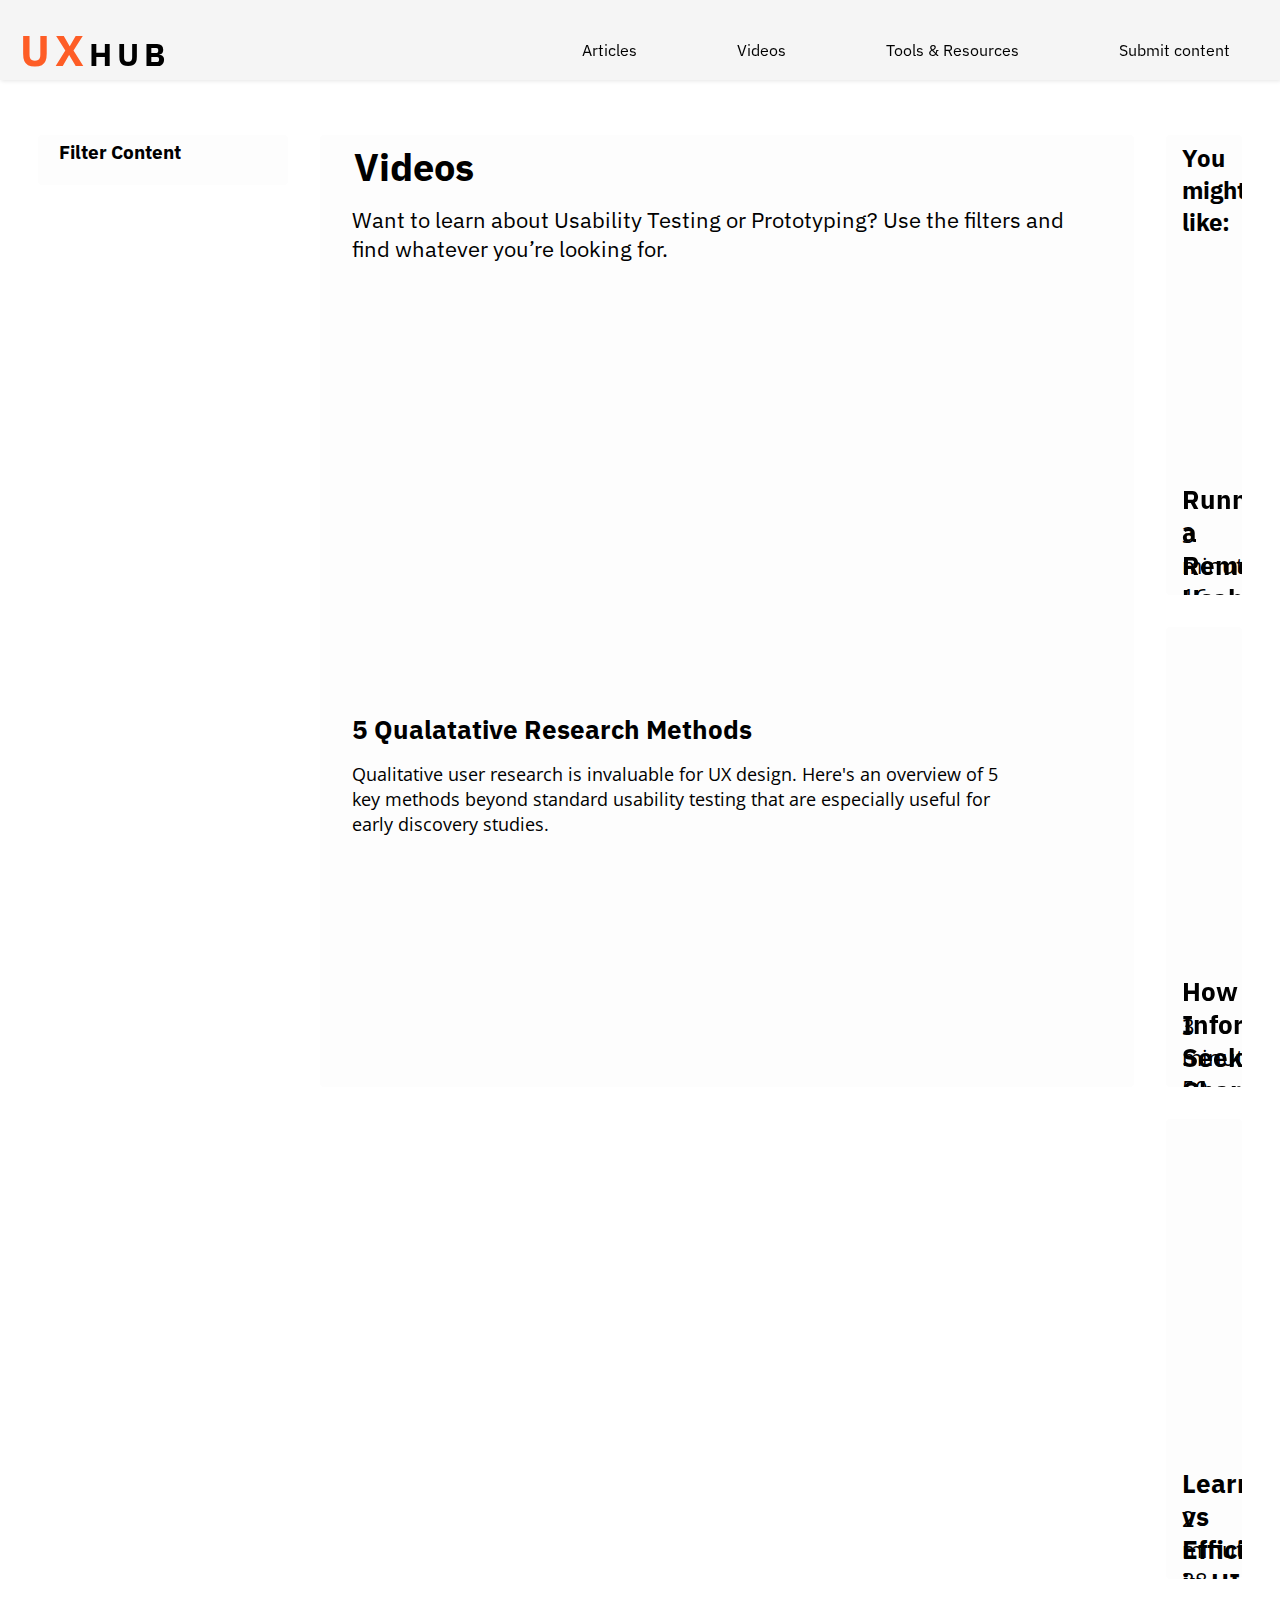
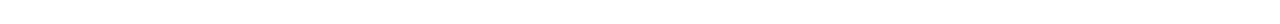
<file: videos.html>
<!DOCTYPE html>
<head>
	<meta name="viewport" content="width=device-width, initial-scale=1.0">
		<!--Stylesheet-->
	<link rel="stylesheet" href="css/videos.css">
	<link rel="stylesheet" href="css/nav.css">
		<!--Stylesheet-->
		
	<meta charset="UTF-8">
	<meta name="viewport" content="width=device-width, initial-scale=1.0">
	
<!----------Font ------->

<link href="https://fonts.googleapis.com/css2?family=IBM+Plex+Sans&display=swap" rel="stylesheet">
<link href="https://fonts.googleapis.com/css2?family=Open+Sans&display=swap" rel="stylesheet">
		
<!------x----Font ----x--->

	<title>UX hub</title>
</head>
<body>

 <!----------NAV BAR ------->
 <nav>
 <!---------burger ------->
 <div class="burger">
	<div class="line1"></div>
	<div class="line2"></div>
	<div class="line3"></div>
	</div>

<!---------burger ------->

<!--------------NAV------->
		
<header class='header'>
	<div class="logo">
		<li><a href="index.html"><h1>UX</h1><h2>HUB</h2></a></li>
	</div>
	<div class="links">
<input class="menu-btn" type="checkbox" id="menu-btn" />
<label class="menu-icon" for="menu-btn"><span class="navicon"></span></label>
  <ul class="menu">
	<li><a href="articles.html">Articles</a></li>
	<li><a href="videos.html">Videos</a></li>
	<li><a href="tools.html">Tools & Resources</a></li>
	<li><a href="submit.html">Submit content</a></li>
  </ul>
</div>
</header>

</nav>

<!-----X-----NAV BAR ---X---->	

									<!---------Qulatative Research------->

	<section class="article-grid">
		<div class="card"> <h3>Filter Content</h3></div>
		<div class="card card-tall card-wide"> <p id="p6"><strong>Videos</strong></p>
			<iframe width="780" height="420" src="https://www.youtube.com/embed/dyHMTaQJmYo" frameborder="0" allow="accelerometer; autoplay; clipboard-write; encrypted-media; gyroscope; picture-in-picture" allowfullscreen></iframe>
			<p id="p1">Want to learn about Usability Testing or Prototyping? Use the filters and find whatever you’re looking for.</p>
			<a href="https://www.youtube.com/watch?v=dyHMTaQJmYo&feature=emb_title" target="_blank">
			<p id="p4"> <strong>5 Qualatative Research Methods</strong></a>
			<p id="p5">Qualitative user research is invaluable for UX design. Here's an overview of 5 key methods beyond standard usability testing that are especially useful for early discovery studies.</p>	
		</div>

									<!---X-----Qulatative Research---X--->

									<!---------Usability Testing------->

		<div class="card card-wide-2 card-tall-2"> <p id="YML"><strong>You might like:</strong></p>
			<iframe width="520" height="280" src="https://www.youtube.com/embed/ZkDafFDtJ1Y" frameborder="0" allow="accelerometer; autoplay; clipboard-write; encrypted-media; gyroscope; picture-in-picture" allowfullscreen></iframe>
			<a href="https://www.youtube.com/watch?v=ZkDafFDtJ1Y" target="_blank"><p class="p2"> <strong>Running a Remote Usability Test</strong></p></a>
			<p class="website-name">3 minutes 16 seconds</p> 			
		</div>
									<!---X-----Usability Testing---X--->

									<!---------Info Seeking------->
		<div class="card card-wide-2 card-tall-2"> 
			<iframe width="520" height="280" src="https://www.youtube.com/embed/hiaSs3tyBmw" frameborder="0" allow="accelerometer; autoplay; clipboard-write; encrypted-media; gyroscope; picture-in-picture" allowfullscreen></iframe>	
			<a href="https://www.youtube.com/watch?v=hiaSs3tyBmw" target="_blank"><p class="p2"> <strong>How Information-Seeking Has Changed</strong> </p></a>
			<p class="website-name">3 minutes 50 seconds</p> 			
		</div>		
									<!---X-----Info Seeking--X---->

									<!---------Learnability v Effecicncy------->

		<div class="card card-wide-3 card-tall-2"> 
			<iframe width="520" height="280" src="https://www.youtube.com/embed/u3EeAom89hY" frameborder="0" allow="accelerometer; autoplay; clipboard-write; encrypted-media; gyroscope; picture-in-picture" allowfullscreen></iframe>	
			<a href="https://www.youtube.com/watch?v=u3EeAom89hY" target="_blank"><p class="p2"> <strong>Learnability vs Efficiency in UI Design</strong> </p> </a>
			<p class="website-name">2 minutes 38 seconds</p>	
		</div>
	</section>

									<!---X-----Learnability v Effecicncy---X--->
</file>
<file: css/home.css>
body{
	margin: auto;
	padding: auto;
	grid-template-rows: 1fr;
	grid-template-columns: 4fr;
}

.main-wrapper{
	position: relative;
	margin:0 auto;
	padding:auto;
	width: 100vw;
}


.hero-shot{
	top:8vh;
	position: relative;
	grid-template-columns: 1fr;
	grid-row: 1fr;
	z-index: 1;
}

.hero-shot img{
	display: grid;
	grid-template-areas:
	'5';
	margin: 0 auto;
	max-width: 100%;
}

.hero-shot .CTA{
	justify-content: center;
}

#article-section{
	padding-top: 3vh;
	display: grid;
	grid-template-areas:
	'1 2 3 4';
	gap: 2vw;
	margin: 2vw;
	margin-top: 6vw;
}

.block1, .block2, .block3, .block4{
	text-align: center;
	align-items: center;
	text-decoration: none;
}

.block1 h4{
	text-decoration: none;
}

.CTA{
	position: absolute;
	left: 42.5%;
	top: 60%;
}

.CTA a{
	padding-top: 8px;
	text-decoration: none;
	color: white;
}

#hero-text h3{
	text-align: center;
	position: absolute;
	top: 40%;
	left: 33%;
	width: 32vw;
	color: white;
	font-family: 'IBM Plex Sans', sans-serif;
	font-style: normal;
	font-weight: bold;
	font-size: 32px;
}

h4{
	font-family: 'IBM Plex Sans', sans-serif;
	font-size: 19px;
	text-decoration: none;
}

a.underlined{
	text-decoration: none;
}

.social-media{
	display: grid;
	grid-template-areas:
	'1 2 3 4';
	gap: 0.5px;
	padding-left: 30vw;
	padding-right: 30vw;
	width: 20vw;
	margin: 0 auto;
	padding-top: 50px;
	padding-bottom: 10px;
}

.block6, .block7, .block8, .block9{
	z-index: 1;
}

a{
	color:black;
	text-decoration: none;
}

a:hover{
	text-decoration: underline;	
}


@media screen and (max-width: 600px) {
	#article-section{
		grid-template-areas:
	'1' 
	'2' 
	'3'
	'4';
	width: 90vw;
	justify-content: center;
	}
	.CTA img{
		position: relative;
		left: -35%;
		top: 0%;
		width: 35vw;
	}
	.hero-shot img{
		position: relative;
		padding-bottom: 6vh;
	}

	.social-media img{
		width:35px;
	}
	.social-media{
		position: absolute;
		left:-10px;
	}
	#hero-text{
		font-size: 10px;
		text-align: center;
		position: absolute;
		z-index: 1;
		left: 0;
	}
	#hero-text h3{
		font-size: 16px;
		width:90vw;
		text-align: center;
		position: absolute;
		left: 50%;
		padding-left: 3vw;
		padding-top: 7vw;
	}
}

footer {
	text-align: center;
	padding-bottom: 10px;
	padding-top: 30px;
}
footer h2 {
	font-size: 1.1em;
	font-family: 'IBM Plex Sans', sans-serif;;
}
</file>
<file: css/nav.css>
*{
	margin:0;
}

body {
	margin: 0;
  }
  
  a {
	color: #000;
  }
  
/*------------logo-------------*/
.logo{
	text-decoration: none;
	text-transform: uppercase;
	letter-spacing: 5px;
	font-size:16pt;
	font-family:'IBM Plex Sans', sans-serif;
	list-style-type:none;
	justify-content: space-around;
	display: block;
	float: left;
	text-decoration: none;
	margin-top: 2px;
	}
	
	.logo-links{
	font-weight: bold;
	justify-content: space-around;
	text-decoration: none;
	list-style-type:none;
	}
	h1{
	color: #FE5D26; 
	text-decoration: none;
	display: inline;
	}
	h2{
	color: black; 
	text-decoration: none;
	display:inline;
	}
	/*-------x-----logo----x---------*/

  /* header */
  
  nav {
	background-color:whitesmoke;
	font-family:'IBM Plex Sans', bold, sans-serif;
	box-shadow: 1px 1px 4px 0 rgba(0,0,0,.1);
	position: fixed;
	width: 100%;
	height: 80px;
	font-weight: medium;
	z-index: 4;
	margin-bottom:10px;
  }
  
  .header ul {
	margin: 0;
	padding: 0;
	list-style: none;
	overflow: hidden;
	
  }
  
  .header li a {
	display: block;
	padding: 20px 5px;
	padding-left: 20px;
	text-decoration: none;
  }
  
  .header li a:hover,
  .header .menu-btn:hover {
	font-weight: bold;
	color:#FE5D26
  }
  
  
  /* menu */
  
  .header .menu {
	clear: both;
	max-height: 0;
	transition: max-height .2s ease-out;
	background:whitesmoke;
  }
  
  /* menu icon */
  
  .header .menu-icon {
	cursor: pointer;
	display: inline-block;
	float: right;
	padding: 38px 20px;
	position: relative;
	user-select: none;
  }
  
  .header .menu-icon .navicon {
	background: black;
	display: block;
	height: 2px;
	border-radius: 10px;
	position: relative;
	transition: background .2s ease-out;
	width: 18px;

  }

  .header .menu-icon .navicon:before,
  .header .menu-icon .navicon:after {
	background:black;
	content: '';
	display: block;
	border-radius: 10px;
	height: 100%;
	position: absolute;
	transition: all .2s ease-out;
	width: 100%;

  }
  
  .header .menu-icon .navicon:before {
	top: 5px;
  }
  
  .header .menu-icon .navicon:after {
	top: -5px;
	
  }
  
  /* menu btn */
  
  .header .menu-btn {
	display: none;
  }
  
  .header .menu-btn:checked ~ .menu {
	max-height: 240px;
  }
  
  .header .menu-btn:checked ~ .menu-icon .navicon {
	background: transparent;
  }
  
  .header .menu-btn:checked ~ .menu-icon .navicon:before {
	transform: rotate(-45deg);
  }
  
  .header .menu-btn:checked ~ .menu-icon .navicon:after {
	transform: rotate(45deg);
  }
  
  .header .menu-btn:checked ~ .menu-icon:not(.steps) .navicon:before,
  .header .menu-btn:checked ~ .menu-icon:not(.steps) .navicon:after {
	top: 0;
  }
  

  
  @media (min-width: 920px) {
	.header li {
	  float: left;
	}
	.header li a {

	}

	.links li a{
		padding: 30px 40px;
		margin: 10px;
	}
	.header .menu {
	  clear: none;
	  float: right;
	  max-height: none;
	  background: none;
	}
	.header .menu-icon {
	  display: none;
	}
  }
  



/*----CARDS-------*/


  @media (min-width: 700px) {
	.cards { grid-template-columns: repeat(3, 1fr);
		width:100vw; }
  }

  @media (min-width:1000px) {
  .buttons { grid-template-columns: repeat(3, 1fr); } 
  }

  .card-2 {
	padding: 2rem 2rem 2rem 2rem;
	background-color:#ffff;
	
  }

  .cardbig {
	padding: 1rem 1rem 1rem 1rem;;
	max-width: 180rem;
  }

  .cards {
	max-width: 180rem;
	display: grid;
	
  }

  .parent{
	margin-top: 5rem;
	float: center;
	justify-content: center;
  }



  p{
	font-size:12pt;
	font-family:'IBM Plex Sans', sans-serif;
	color:black;
  }

  h3{
	font-size:14pt;
	font-family:'IBM Plex Sans', sans-serif;
	color:black;
	font-weight:bold;

  }

  h4{
	font-size:20pt;
	font-family:'IBM Plex Sans', sans-serif;
	color:black;
	font-weight:bold;
	text-align: center;
  }

  h5{
	font-size:12pt;
	font-family:'IBM Plex Sans', sans-serif;
	color:black;
	text-align: center;

  } 

  /* Style inputs with type="text", select elements and textareas */
input[type=text], select, textarea {
	width: 100%; /* Full width */
	font-family:'IBM Plex Sans', sans-serif;
	padding: 12px; /* Some padding */ 
	border: 1px solid #ccc; /* Gray border */
	border-radius: 4px; /* Rounded borders */
	box-sizing: border-box; /* Make sure that padding and width stays in place */
	margin-top: 6px; /* Add a top margin */
	margin-bottom: 16px; /* Bottom margin */
	resize: vertical /* Allow the user to vertically resize the textarea (not horizontally) */
  }
  
  /* Style the submit button with a specific background color etc */
  .btn {
	
color: white;
font-family:'IBM Plex Sans', sans-serif;
padding: 10px 10px 16px 16px;
border: none;
cursor: pointer;
text-decoration: none;
display: flex;
flex-direction: row;
width: 60px;
height: 12px;
background: #5B94F5;
border-radius: 6px;
text-align: center;
  }
  
  /* When moving the mouse over the submit button, add a darker green color */
  .btn:hover {
	background: #103475;
  }
  
  /* Add a background color and some padding around the form */
  .container {
	border-radius: 5px;
	background-color:whitesmoke;
	float: center;
	box-shadow: 5px 18px 18px #888888;
	padding: 25px;
	justify-items: center;
	align-items: center;
	display: inline-grid;
	width:80vw;
	
  }




  /*---submit buttons----*/
  .buttons{
	justify-items: center;
	align-items: center;
	display: inline-grid;
	float: center;
		  }  
	

  .button{
width: 15rem;

height: 4rem;
justify-items: center;
align-items: center;
display: inline-grid;
float: center;
padding:1rem;

  }

  

  .btn1 {
	color: white;
	font-family:'IBM Plex Sans', sans-serif;
	padding: 16px 16px 16px 10px;
	border: none;
	cursor: pointer;
	text-decoration: none;
	display: flex;
	width: 9rem;
	height: 1rem;
	background: #5B94F5;
	border-radius: 4px;
	text-align: center;
	display: inline-grid;
	  }


.btn2 {
	
	color: white;
	font-family:'IBM Plex Sans', sans-serif;
	padding: 16px 16px 16px 16px;
	border: none;
	cursor: pointer;
	text-decoration: none;
	display: flex;
	width: 9rem;
	height: 1rem;
	background: #C4C4C4;
	border-radius: 4px;
	text-align: center;
	display: inline-grid;

		  }


		

.btn1:hover {
			background: #103475;
		  }

.btn2:hover {
			background:#939393;
 }

   /*---x---submit buttons----x-----*/
   footer {
	text-align: center;
	padding-bottom: 20px;
}
footer h2 {
	font-size: 1.1em;
	font-family: 'IBM Plex Sans', sans-serif;;
}
</file>
<file: css/articles.css>
.card {
	position: relative;
    display: flex;
    flex-direction: column;
    background-color: #fdfdfd;
    font-size: 1.4rem;
    color: #fff;
    box-shadow: rgba(3,8,20,0.1) 0px 0.15rem 0.5 rem, rgba(2,8,20,0.1) 0px 0.075rem 0.0175rem;
    height: 100%;
    width: 100%;
    border-radius: 4px;
    transition: all 500ms;
	overflow: hidden;

    background-size: cover;
    background-position: center;
    background-repeat: no-repeat;
}


.article-grid {
	display: grid;
	gap: 2rem;
	padding-top: 15vh;
	padding-left: 3vw;
	padding-right: 3vw;
	grid-template-columns: repeat(auto-fit, minmax(250px, 1fr));
	grid-auto-rows: 50px;
	padding-bottom: 5vh;
}

a {
	text-decoration: none;
}

.card-tall {
	grid-row: span 12 / auto;
}
	
.card-wide {
	grid-column: span 3 / auto;
}

.card-wide-2 {
	grid-column: span 2 / auto;
}

.card-tall-2 {
	grid-row: span 6 / auto;
}

.card-wide-3 {
	grid-column: span 2 / 7;
}

.article-images {
	position: absolute;
	top: -10%;
	left: -4%;
}

.card img {
	padding-bottom: 5vh;
	padding-left: 2.6vw;
	margin-top: 12vh;
}



.card-tall-figma {
	grid-row: span 5 / auto;
}

#p1 {
	font-size: 1.4rem;
	position: absolute;
	padding-left: 2.5vw;
	text-align: left;
	color: #000;
	z-index: 1;
	margin-top: 7vh;
	width: 90%;
}

.p2 {
	font-family: 'IBM Plex Sans', sans-serif;
	position: absolute;
	text-align: left;
	color: 000;
	z-index: 1;
	left: 0.7%;
	top: 74%;
	font-size: 2rem;
}

.p2:hover {
	text-decoration: underline;	
}

#p4:hover {
	text-decoration: underline;	
}

.website-name {
	position: absolute;
	top: 82%;
	left: 0.9%;
	font-family: 'Open Sans', sans-serif;
	font-size: 1.4rem;
}


.button-1 {
	position: absolute;
	left: 2.5vw;
	top:92vh;
	color: white;
	font-family:'IBM Plex Sans', sans-serif;
	padding: 16px 16px 16px 10px;
	border: none;
	cursor: pointer;
	text-decoration: none;
	display: flex;
	width: 9rem;
	height: 1rem;
	background: #5B94F5;
	border-radius: 4px;
	text-align: center;
	display: inline-grid;
}



.button-2 {
	position: absolute;
	background-color: #878787;
	width: 10vw;
	height: 5vh;
	left: 4%;
	top: 80%;
	border-radius: 15px;

}


#button-3 {
	position: absolute;
	background-color: #878787;
	width: 10vw;
	height: 5vh;
	left: 8%;
	top: 80%;
	border-radius: 15px;
}

#button-4 {
	position: absolute;
	background-color: #878787;
	width: 10vw;
	height: 5vh;
	left: 4%;
	top: 80%;
	border-radius: 15px;

}

.button-1 h3{
	color: #fff;
} 

.button-2 h3 {
	color: #fff;
}

#button-3 h3{
	color: #fff;
}

#button-4 h3{
	color: #fff;
}

.p3 {
	display: none;
}


.text {
	position: relative;
}

#p4 {
	position: absolute;
	font-family: 'IBM Plex Sans', sans-serif;
	color: #000;
	font-size: 1.6rem;
	top: 67%;
	padding-left: 2.5vw;
}

#p5 {
	position: absolute;
	font-family: 'Open Sans', sans-serif;
	color: #000;
	top: 73%;
	padding-left: 2.5vw;
	width: 80%;
	font-size: 1.15rem;
}

#p6 {
	padding-left: 2.6vw;
	font-family: 'IBM Plex Sans', sans-serif;
	color: #000;
	font-size: 2.4rem;
}

	
p {
	font-family:'IBM Plex Sans', sans-serif;
	padding-left: 1.2vw;
	padding-top: 0.8vh;
	color: #000;
}

h3 {
	color: #000;
	padding-left: 1.6vw;
	padding-top: 0.6vh;
	font-family:'IBM Plex Sans', sans-serif;
}

h4 {
	color: #000;
	font-family: 'IBM Plex Sans', sans-serif;
	font-size: 2.5rem;
	padding-left: 2.5vw;
}

#YML {
	font-family: 'IBM Plex Sans', sans-serif;
	color: #000;
	font-size: 1.5rem;
}


@media screen and (max-width: 600px){
	.card-tall {
		grid-row: span 10 / auto;
	}
	
	.card-wide {
		grid-column: span 7 / auto;
	}

	.card-wide-2 {
		grid-column: span 7 / auto;
	}

	.card-wide-3 {
		grid-column: span 7 / auto;
	}

	.card-tall-2 {
		grid-row: span 7 / auto;
	}
	
	.card-wide-large {
		grid-column: span 2 / auto;
	}
	
	.card-tall-large {
		grid-row: span 9 / auto;
	}

	.article-images {
		position: absolute;
		top: -6%;
	}

	#p1 {
		left: 1%;
		font-size: 1rem;
		padding-left: 1.7%;
		top: -2%;
		width: 80%;
	}

	.button-1 {
		width: 35vw;
		left: 2%;
		padding-left: 1.5%;
		top: 88%;
	}

	.button-1 h3 {
		font-size: 1.3rem;
		text-align: center;
		margin-right: 20px;
	}

	.card img {
		position: absolute;
		width: 410px;
		top: 4%;
		height: 350px;
		padding-left: 20px;
	}

	.p2 {
		left: 1%;
		padding-left: 1.5%;
		top: 75%;
		width: 80%;
		font-size: 1.3rem;
	}

	.website-name {
		font-size: 1.3rem;
		font-family: 'Open Sans', sans-serif;
	}

	.button-2 {
		width: 35vw;
		left: 2%;
		padding-left: 1.5%;
		top: 92%;
		background-color: #878787;
	}

	.button-2 h3 {
		font-size: 1.3rem;
		text-align: center;
		margin-right: 20px;
	}

	#button-3 {
		width: 35vw;
		left: 2%;
		padding-left: 1.5%;
		top: 82%;
	}

	#button-3 h3 {
		font-size: 1.3rem;
		text-align: center;
		margin-right: 20px;
	}

	#button-4 {
		width: 35vw;
		left: 2%;
		padding-left: 1.5%;
		top: 81%;
	}

	#button-4 h3 {
		font-size: 1.3rem;
		text-align: center;
		margin-right: 20px;
	}

	.p3 {
		position: absolute;
		display: block;
		left: 1%;
		padding-left: 1.5%;
		top: 61%;
		width: 80%;
	}

	#p6 {
		color: #000;
		font-family: 'IBM Plex Sans', sans-serif;
		font-size: 1.25rem;
		padding-left: 2.5vw;
	}

	#p4 {
		position: absolute;
		color: #000;
		font-family: 'IBM Plex Sans', sans-serif;
		font-size: 1.3rem;
		padding-left: 3.8vw;
		top: 62%;
	}

	#p5 {
		position: absolute;
		font-family: 'IBM Plex Sans', sans-serif;
		font-size: 1rem;
		padding-left: 3.8vw;
		top: 70%;
	}

}

.btn2 {
	color: white;
	font-family:'IBM Plex Sans', sans-serif;
	padding: 1px 10px 10px 10px;
	border: none;
	cursor: pointer;
	text-decoration: none;
	display: flex;
	flex-direction: row;
	width: 100px;
	height: 12px;
	border-radius: 10px;
	text-align: center;
	  }


.btn2 h3 {
	margin-left: -20px;
	margin-top: -10px;
}


.none h1 {
	font-size: 22px;
	color: rgb(15, 15, 15);
	font-family: 'IBM Plex Sans', sans-serif;;
}



.button-1 h3 {
	margin-left: -20px;
	margin-top: -10px;
}

.button-1:hover {
	background: #103475;
  }

.button-1 h2 {
	margin-left: 26%;
	margin-top: 100%;
	color: white;
	font-family:'IBM Plex Sans', sans-serif;
	font-size: 0.85em;
}


footer {
	text-align: center;
	padding-bottom: 20px;
}
footer h2 {
	font-size: 1.1em;
	font-family: 'IBM Plex Sans', sans-serif;;
}
</file>
<file: css/filter.css>
/*filter content button text heading*/
.filterDropBtn p {
    color: rgb(255, 255, 255);
    font-size: 19px;
    font-weight: 400;
    font-family: Arial, Helvetica, sans-serif;
    text-align: left;
    padding-left: 5%;
    margin: auto;
}

/*main container holding all filter contents*/
.dropdown {
    position: absolute;
    display: inline-block;
}

/*main container of dropdown button*/
.filterDropBtn {
    background-color: #E24E26;
    width: 256px;
    height: 52px;
    font-size: 16px;
    cursor: pointer;
    border: none;
    border-radius: 3px;
    outline: none;
}


.arrow_img {
    position: relative;
    width: 6%;
    float: right;
    padding-right: 5%;
    margin-top: -13px;
    z-index: 0;
    /*transform: rotate(270deg);*/
}


/*main container holding filter tags*/
#filter {
    /* display: none; */
    width: 256px;
    height: 470px;
    padding-top: 8%;
    text-align: center;
    background-color: white;
    border-radius: 0px 0px 3px 3px;
    box-shadow: 0;
    position:relative;
    box-shadow: 0px 4px 4px 0px #dbdbdb;
    z-index: 2;
    
}

/*main button for tags*/
.button {
    position: relative;
    background-color: #F3B69E;
    color: rgb(255, 255, 255);
    height: 38px;
    width: 225px;
    padding: 0% 3% 0% 3%;
    margin-left: 6%;
    margin-right:6%;
    margin-bottom: 5%;
    font-size: 14px;
    float: left;
    cursor: pointer;
    border: none;
    border-radius: 5px;
    outline: none;
    box-shadow: 0px 4px 6px 0px #e8e8e8;
}


/*doesnt stay selected if clicked outside of element*/
.button:focus{
    background-color: #E24E26;
}

.selected{
  background-color: #E24E26;
}

/*container holding relevant content to the tag chosen
.filterTag {
    background-color: #2196F3;
    color: #ffffff;
    margin: 5px;
    height: 50px;
    text-align: center;
    display: none;  /*Hidden by default 
    transition: ease 0.2s;
  }*/
  
/*    
.container{
  position: absolute;
  left: 50%;
  display: flex;
  flex-direction: column;
} */


  /* The "show" class is added to the filtered elements */
  .show {
    display: block;
  }
</file>
<file: css/videos.css>
.card {
	position: relative;
    display: flex;
    flex-direction: column;
    background-color: #fdfdfd;
    font-size: 1.4rem;
    color: #fff;
    box-shadow: rgba(3,8,20,0.1) 0px 0.15rem 0.5 rem, rgba(2,8,20,0.1) 0px 0.075rem 0.0175rem;
    height: 100%;
    width: 100%;
    border-radius: 4px;
    transition: all 500ms;
	overflow: hidden;

    background-size: cover;
    background-position: center;
    background-repeat: no-repeat;
}


.article-grid {
	display: grid;
	gap: 2rem;
	padding-top: 15vh;
	padding-left: 3vw;
	padding-right: 3vw;
	grid-template-columns: repeat(auto-fit, minmax(250px, 1fr));
	grid-auto-rows: 50px;
	padding-bottom: 5vh;
}

a {
	text-decoration: none;
}

.card-tall {
	grid-row: span 12 / auto;
}
	
.card-wide {
	grid-column: span 3 / auto;
}

.card-wide-2 {
	grid-column: span 2 / auto;
}

.card-tall-2 {
	grid-row: span 6 / auto;
}

.card-wide-3 {
	grid-column: span 2 / 7;
}

.article-images {
	position: absolute;
	top: -10%;
	left: -4%;
}

.card img {
	padding-bottom: 5vh;
	padding-left: 2.6vw;
	margin-top: 12vh;
}



.card-tall-figma {
	grid-row: span 5 / auto;
}

#p1 {
	font-size: 1.4rem;
	position: absolute;
	padding-left: 2.5vw;
	text-align: left;
	color: #000;
	z-index: 1;
	margin-top: 7vh;
	width: 90%;
}

iframe{
	position: absolute;
	top:15%;
	left:5%;
}

.p2 {
	font-family: 'IBM Plex Sans', sans-serif;
	position: absolute;
	text-align: left;
	color: 000;
	z-index: 1;
	left: 0.7%;
	top: 74%;
	font-size: 1.6rem;
}

.p2:hover {
	text-decoration: underline;	
}

#p4:hover {
	text-decoration: underline;	
}

.website-name {
	position: absolute;
	top: 82%;
	left: 0.9%;
	font-family: 'Open Sans', sans-serif;
	font-size: 1.4rem;
}


.button-1 {
	position: absolute;
	background-color: #878787;
	width: 10vw;
	height: 5vh;
	left: 5.5%;
	top: 88%;
	border-radius: 15px;

}

.button-2 {
	position: absolute;
	background-color: #878787;
	width: 10vw;
	height: 5vh;
	left: 4%;
	top: 80%;
	border-radius: 15px;

}


#button-3 {
	position: absolute;
	background-color: #878787;
	width: 10vw;
	height: 5vh;
	left: 8%;
	top: 80%;
	border-radius: 15px;
}

#button-4 {
	position: absolute;
	background-color: #878787;
	width: 10vw;
	height: 5vh;
	left: 4%;
	top: 80%;
	border-radius: 15px;

}

.button-1 h3{
	color: #fff;
} 

.button-2 h3 {
	color: #fff;
}

#button-3 h3{
	color: #fff;
}

#button-4 h3{
	color: #fff;
}

.p3 {
	display: none;
}


.text {
	position: relative;
}

#p4 {
	position: absolute;
	font-family: 'IBM Plex Sans', sans-serif;
	color: #000;
	font-size: 1.6rem;
	top: 60%;
	padding-left: 2.5vw;
}

#p5 {
	position: absolute;
	font-family: 'Open Sans', sans-serif;
	color: #000;
	top: 65%;
	padding-left: 2.5vw;
	width: 80%;
	font-size: 1.15rem;
}

#p6 {
	padding-left: 2.6vw;
	font-family: 'IBM Plex Sans', sans-serif;
	color: #000;
	font-size: 2.4rem;
}

	
p {
	font-family:'IBM Plex Sans', sans-serif;
	padding-left: 1.2vw;
	padding-top: 0.8vh;
	color: #000;
}

h3 {
	color: #000;
	padding-left: 1.6vw;
	padding-top: 0.6vh;
	font-family:'IBM Plex Sans', sans-serif;
}

h4 {
	color: #000;
	font-family: 'IBM Plex Sans', sans-serif;
	font-size: 2.5rem;
	padding-left: 2.5vw;
}

#YML {
	font-family: 'IBM Plex Sans', sans-serif;
	color: #000;
	font-size: 1.5rem;
}


@media screen and (max-width: 600px){
	.card-tall {
		grid-row: span 10 / auto;
	}
	
	.card-wide {
		grid-column: span 7 / auto;
	}

	.card-wide-2 {
		grid-column: span 7 / auto;
	}

	.card-wide-3 {
		grid-column: span 7 / auto;
	}

	.card-tall-2 {
		grid-row: span 5 / auto;
	}
	
	.card-wide-large {
		grid-column: span 2 / auto;
	}
	
	.card-tall-large {
		grid-row: span 9 / auto;
	}

	.article-images {
		position: absolute;
		top: -6%;
	}

	#p1 {
		left: 1%;
		font-size: 1rem;
		padding-left: 1.7%;
		top: -2%;
		width: 80%;
	}

	.button-1 {
		width: 35vw;
		left: 2%;
		padding-left: 1.5%;
		top: 85%;
	}

	.button-1 h3 {
		font-size: 1.3rem;
		text-align: center;
		margin-right: 20px;
	}

	.card img {
		position: absolute;
		width: 410px;
		top: 4%;
		height: 350px;
		padding-left: 20px;
	}

	.p2 {
		left: 3%;
		padding-left: 1.5%;
		top: 90%;
		width: 80%;
		font-size: 1.3rem;
	}

	.website-name {
		font-size: 1.3rem;
		font-family: 'Open Sans', sans-serif;
		top: -20px;
		display: none;
	}

	.button-2 {
		width: 35vw;
		left: 2%;
		padding-left: 1.5%;
		top: 92%;
	}

	.button-2 h3 {
		font-size: 1.3rem;
		text-align: center;
		margin-right: 20px;
	}

	#button-3 {
		width: 35vw;
		left: 2%;
		padding-left: 1.5%;
		top: 82%;
	}

	#button-3 h3 {
		font-size: 1.3rem;
		text-align: center;
		margin-right: 20px;
	}

	#button-4 {
		width: 35vw;
		left: 2%;
		padding-left: 1.5%;
		top: 81%;
	}

	#button-4 h3 {
		font-size: 1.3rem;
		text-align: center;
		margin-right: 20px;
	}

	.p3 {
		position: absolute;
		display: block;
		left: 1%;
		padding-left: 1.5%;
		top: 61%;
		width: 80%;
	}

	#p6 {
		color: #000;
		font-family: 'IBM Plex Sans', sans-serif;
		font-size: 1.25rem;
		padding-left: 2.5vw;
	}

	#p4 {
		position: absolute;
		color: #000;
		font-family: 'IBM Plex Sans', sans-serif;
		font-size: 1.3rem;
		padding-left: 3.8vw;
		top: 70%;
	}

	#p5 {
		position: absolute;
		font-family: 'IBM Plex Sans', sans-serif;
		font-size: 1rem;
		padding-left: 3.8vw;
		top: 75%;
	}

}
</file>
<file: css/submit.css>
*{
	margin:0;
}
</file>
<file: css/resources.css>
.card {
	position: relative;
    display: flex;
    flex-direction: column;
    background-color: #fdfdfd;
    font-size: 1.4rem;
    color: #fff;
    box-shadow: rgba(3,8,20,0.1) 0px 0.15rem 0.5 rem, rgba(2,8,20,0.1) 0px 0.075rem 0.0175rem;
    height: 100%;
    width: 100%;
    border-radius: 4px;
    transition: all 500ms;
	overflow: hidden;

    background-size: cover;
    background-position: center;
    background-repeat: no-repeat;
}


.article-grid {
	display: grid;
	gap: 2rem;
	padding-top: 15vh;
	padding-left: 3vw;
	padding-right: 3vw;
	grid-template-columns: repeat(auto-fit, minmax(250px, 1fr));
	grid-auto-rows: 50px;
	padding-bottom: 5vh;
}

a {
	text-decoration: none;
}

.card-tall {
	grid-row: span 2 / auto;
}
	
.card-wide {
	grid-column: span 2 / auto;
}
	
.card-wide-large {
	grid-column: span 3 / 5;
}
	
.card-tall-large {
	grid-row: span 5 / auto;
}
	
.card-wide-figma {
	grid-column: span 2 / 4;
}

.card img {
	padding-bottom: 5vh;
	padding-left: 1.2vw;
	margin-top: 4vh;
}

.card-tall-figma {
	grid-row: span 5 / auto;
}

#p1 {
	font-size: 1.4rem;
	position: absolute;
	padding-left: 1vw;
	text-align: left;
	color: #000;
	z-index: 1;
	margin-top: 7vh;
	width: 100%;
}

.space{
	padding-left: 155px;
}

#p6 {
	font-family: 'IBM Plex Sans', sans-serif;
	color: #000;
	font-size: 2.4rem;
}


.p2 {
	position: absolute;
	text-align: left;
	color: 000;
	z-index: 1;
	left: 40%;
	top: 17%;
	font-size: 1.4rem;
}

#p2{
	position: absolute;
	text-align: left;
	color: 000;
	z-index: 1;
	left: 40%;
	top: 17%;
	font-size: 1.4rem;
}


.button-1 {
	position: absolute;
	background-color: #5B94F5;
	width: 7vw;
	height: 5vh;
	left: 58.5%;
	top: 80%;
	border-radius: 4px;

}

.button-2 {
	position: absolute;
	background-color: #5B94F5;
	width: 7vw;
	height: 5vh;
	left: 4%;
	top: 80%;
	border-radius: 4px;

}


#button-3 {
	position: absolute;
	background-color: #5B94F5;
	width: 7vw;
	height: 5vh;
	left: 8%;
	top: 80%;
	border-radius: 4px;
}

#button-4 {
	position: absolute;
	background-color: #5B94F5;
	width: 7vw;
	height: 5vh;
	left: 4%;
	top: 80%;
	border-radius: 4px;

}


.button-1:hover {
	background: #103475;
  }

  
.button-2:hover {
	background: #103475;
  }

  
#button-3:hover {
	background: #103475;
  }

  
#button-4:hover {
	background: #103475;
  }

.button-1 h3{
	color: #fff;
	top: -20px;
} 

.button-2 h3 {
	color: #fff;
}

#button-3 h3{
	color: #fff;
}

#button-4 h3{
	color: #fff;
}

.p3 {
	display: none;
}



.text {
	position: relative;
}

@media screen and (max-width: 600px){
	.card-tall {
		grid-row: span 2 / auto;
	}
	
	.card-wide {
		grid-column: span 2 / auto;
	}
	
	.card-wide-large {
		grid-column: span 2 / auto;
	}
	
	.card-tall-large {
		grid-row: span 9 / auto;
	}
	
	.card-wide-figma {
		grid-column: span 2 / auto;
	}
	
	.card-tall-figma {
		grid-row: span 9 / auto;
	}

	.card-wide-phone {
		grid-column: span 2 / auto;
	}

	#p1 {
		left: 4%;
		padding-left: 1.5%;
		top: 15%;
		width: 80%;
	}

	.button-1 {
		width: 60vw;
		height: 6vh;
		left: 4%;
		padding-left: 1.5%;
	}

	

	.button-1 h3 {
		font-size: 1.3rem;
		text-align: center;
		margin-right: 20px;
	}

	.card img {
		width: 410px;
		height: 350px;
		padding-left: 20px;
	}

	.p2{
		left: 4%;
		padding-left: 1.5%;
		top: 61%;
		width: 80%;
	}

	#p2{
		position: absolute;
		left: 4%;
		padding-left: 1.5%;
		top: 68%;
		width: 80%;
		font-size: 1.3rem;
	}

	.button-2 {
		width: 60vw;
		height: 6vh;
		left: 4%;
		padding-left: 1.5%;
		top:94%;
	}

	.button-2 h3 {
		font-size: 1.3rem;
		text-align: center;
		margin-right: 20px;
	}

	#button-3 {
		width: 60vw;
		height: 6vh;
		left: 4%;
		padding-left: 1.5%;
		top:83%;
	}

	#button-3 h3 {
		font-size: 1.3rem;
		text-align: center;
		margin-right: 20px;
	}

	#button-4 {
		width: 60vw;
		height: 6vh;
		left: 4%;
		padding-left: 1.5%;
		top:83%;
	}

	#button-4 h3 {
		font-size: 1.3rem;
		text-align: center;
		margin-right: 20px;
	}

	.p3 {
		display: block;
		position: absolute;
		left: 4%;
		padding-left: 1.5%;
		top: 61%;
		width: 80%;
		font-size: 1.3rem;
	}
}
	
	p {
		font-family:'IBM Plex Sans', sans-serif;
		padding-left: 1.2vw;
		padding-top: 0.8vh;
		color: #000;
	}
	
	.p-heading {
		color: #000;
		padding-left: 1.6vw;
		padding-top: 0.6vh;
		font-family:'IBM Plex Sans', sans-serif;
		font-size: 1.9rem;
	}



	a h3 {
		margin-left: 20px;
		margin-top: 8px;
	}

	footer {
		text-align: center;
		padding-bottom: 20px;
	}
	footer h2 {
		font-size: 1.1em;
		font-family: 'IBM Plex Sans', sans-serif;;
	}
</file>
